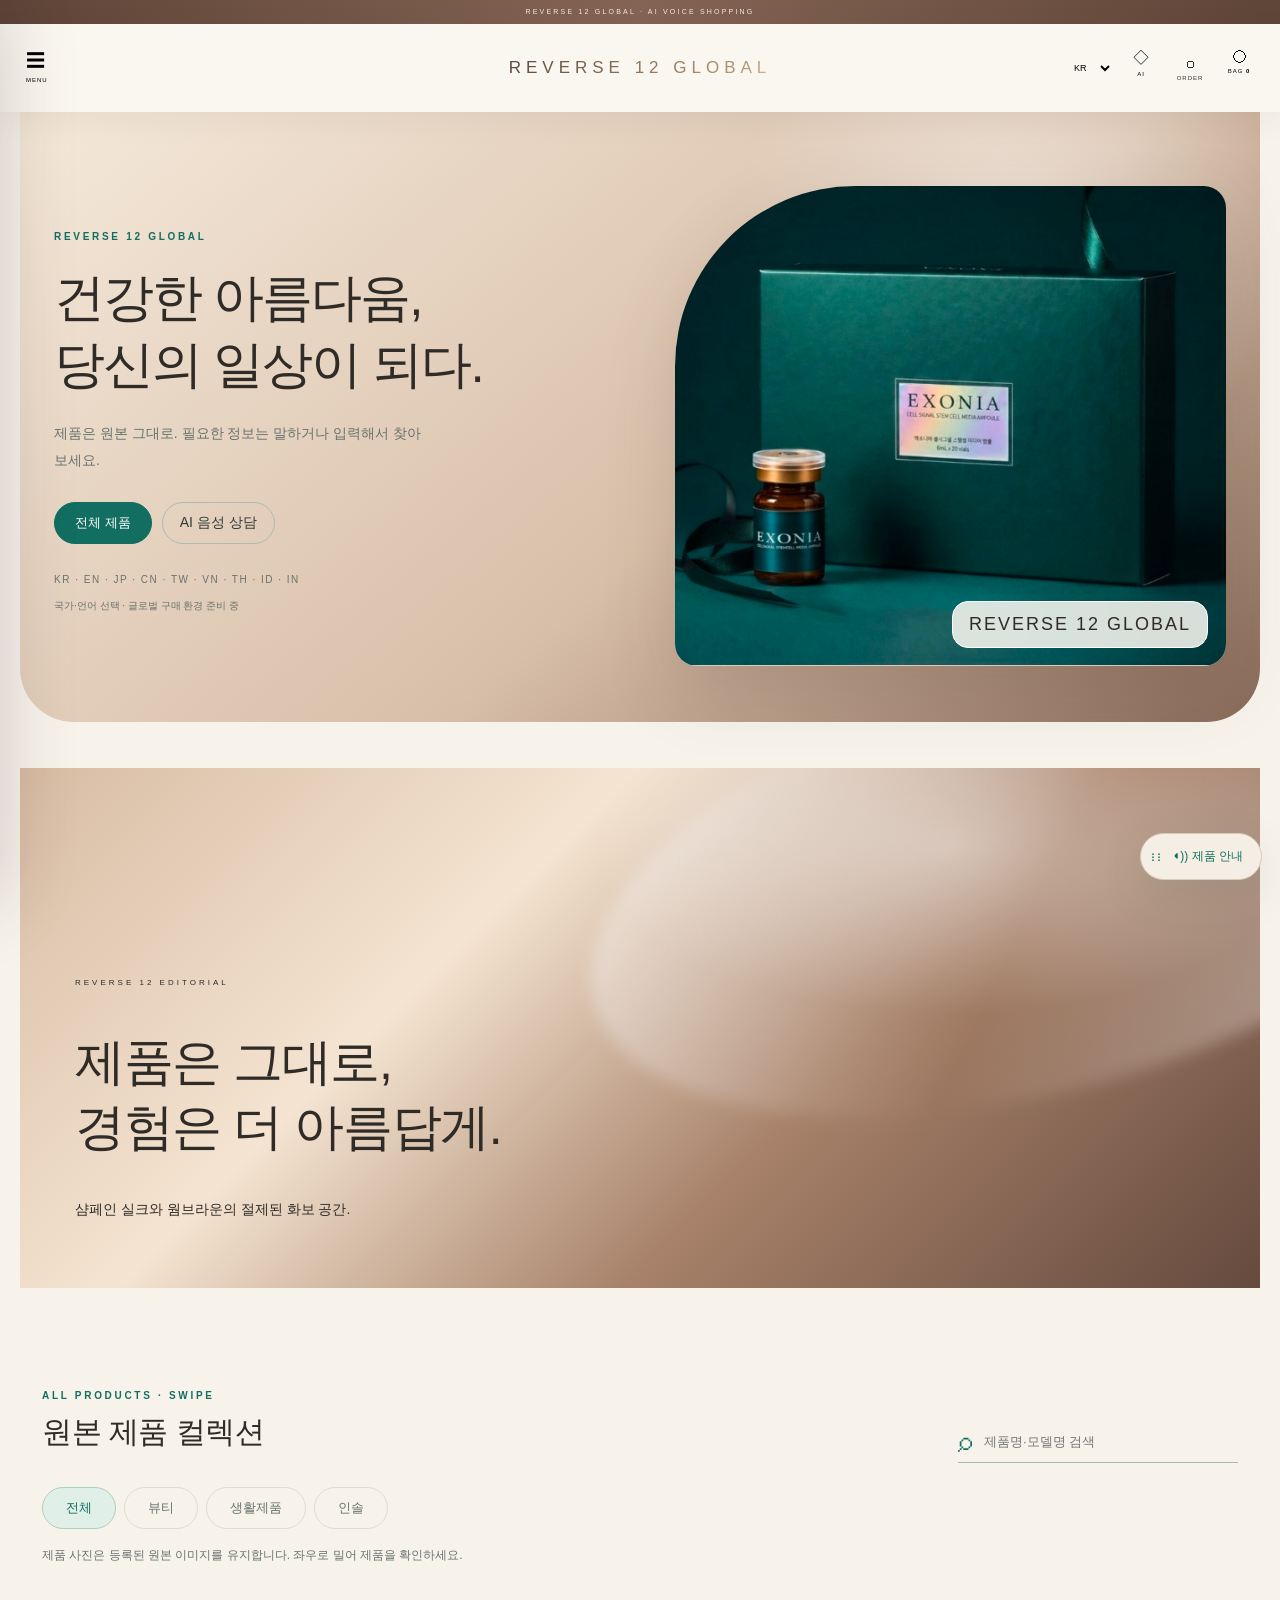
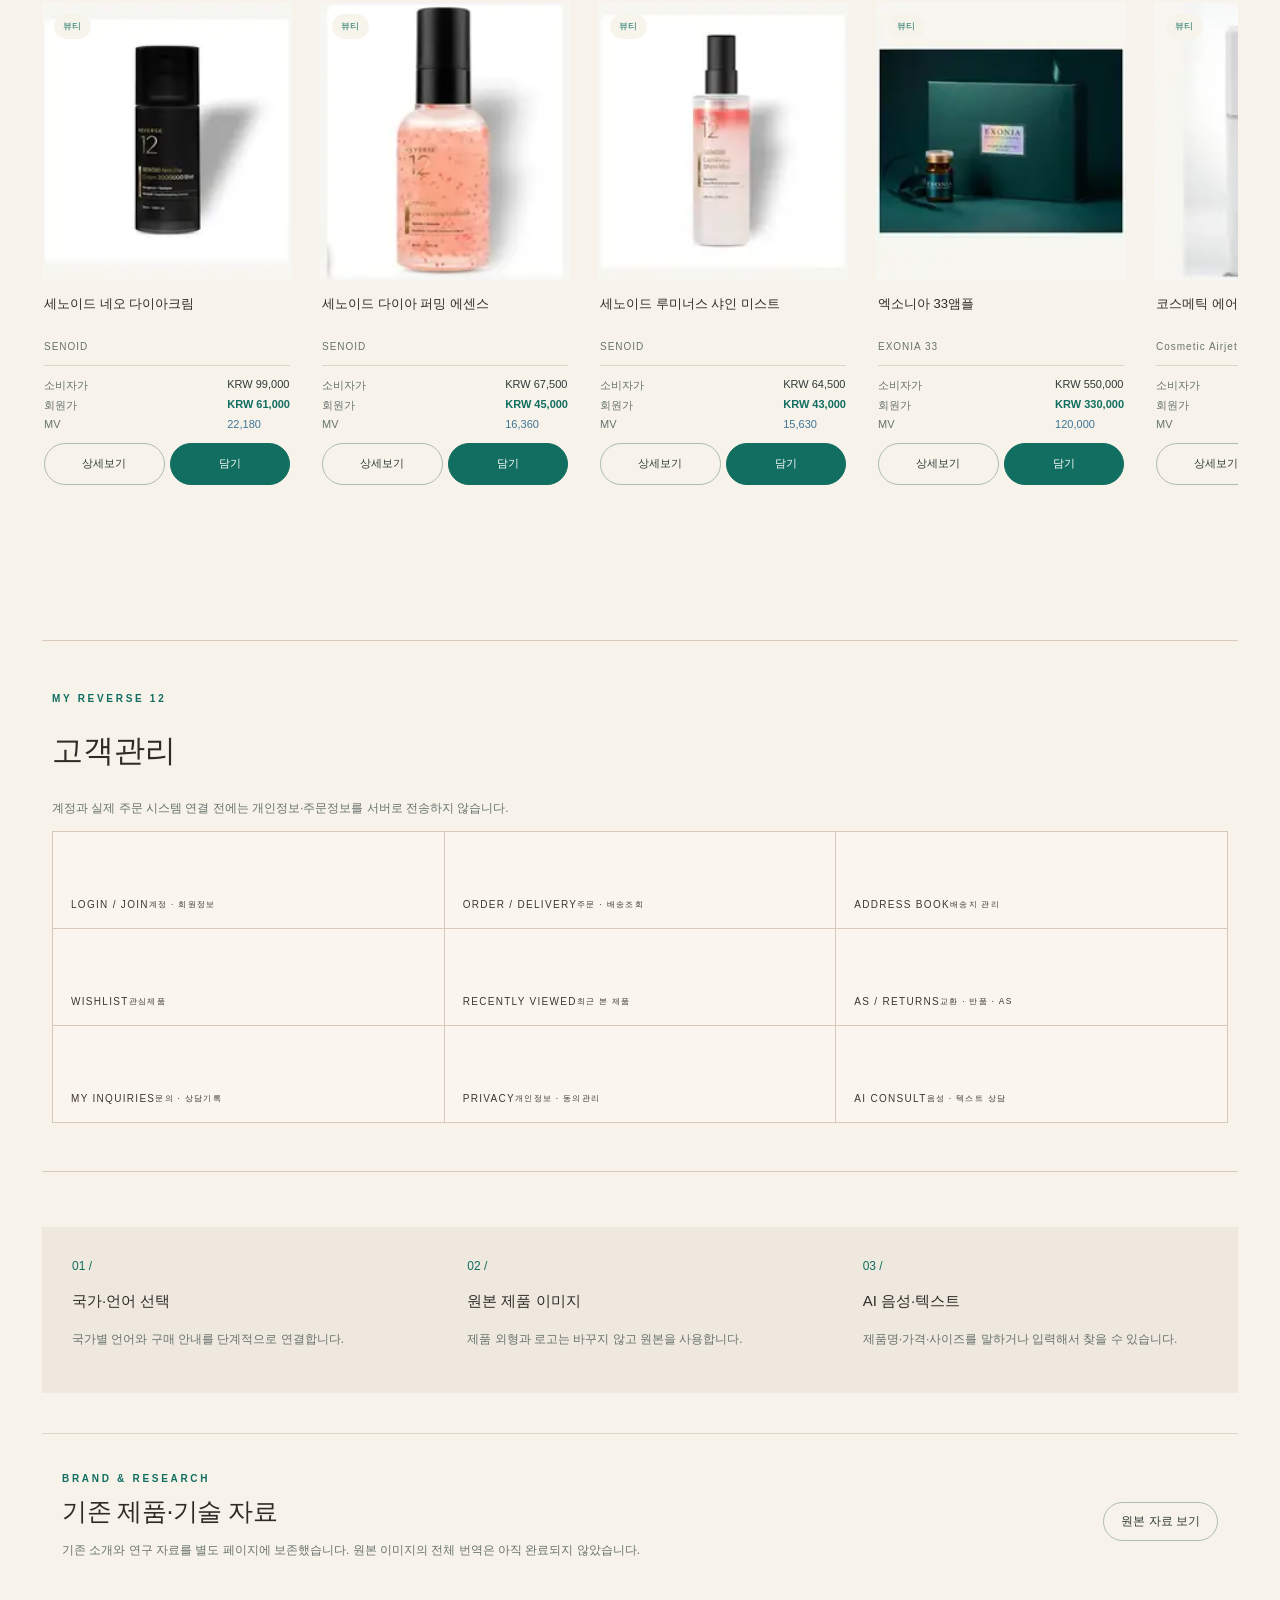
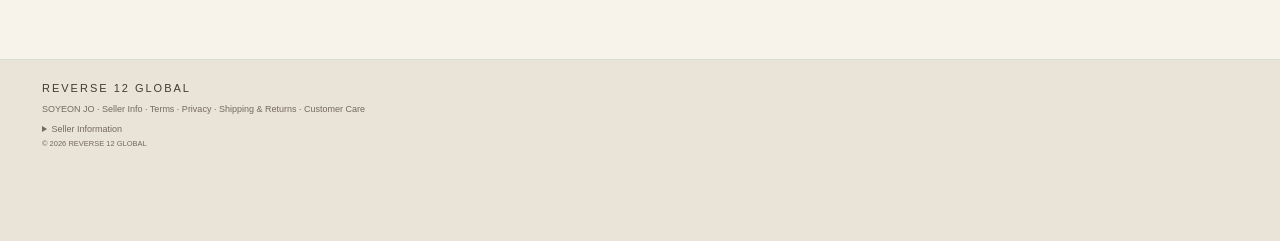
<file: index.html>
<!doctype html>
<html lang="ko"><head><meta charset="utf-8"><meta name="viewport" content="width=device-width,initial-scale=1,viewport-fit=cover"><meta name="theme-color" content="#725748"><meta name="description" content="REVERSE 12 GLOBAL 다국어 제품 컬렉션 · AI 음성 제품 안내"><title>REVERSE 12 GLOBAL</title><link rel="stylesheet" href="store.css?v=20260915-1"><link rel="stylesheet" href="luxury.css?v=20260916-4"><script src="store-i18n.js?v=20260915-1" defer></script><script src="store.js?v=20260915-1" defer></script><script src="zoom.js?v=20260916-1" defer></script></head><body>
<a class="skip" href="#products" data-t="skip">제품으로 이동</a><div class="brown-ribbon">REVERSE 12 GLOBAL · AI VOICE SHOPPING</div><header class="topbar reverse-head"><button class="reverse-menu" id="reverseMenuOpen" type="button" aria-label="목차">☰<small>MENU</small></button><a class="reverse-home" href="#home" aria-label="REVERSE 12 GLOBAL HOME"><span>REVERSE 12 GLOBAL</span></a><div class="reverse-tools"><label><span class="sr" data-t="language">언어</span><select id="language"><option value="ko">KR</option><option value="en">EN</option><option value="ja">JP</option><option value="zh">CN</option><option value="tw">TW</option><option value="id">ID</option><option value="hi">IN</option></select></label><button id="reverseAI" type="button">◇<small>AI</small></button><a href="#customer">▢<small>ORDER</small></a><button id="cartOpen" aria-controls="cartDialog">◯<small>BAG <b id="cartCount">0</b></small></button></div></header><nav id="reverseMenu" class="reverse-drawer" aria-label="목차"><button id="reverseMenuClose" type="button">×</button><a href="#home">HOME</a><a href="#products">PRODUCTS</a><a href="#editorial">REVERSE STORIES</a><a href="#customer">MY REVERSE 12</a><button id="drawerAI" type="button">AI CONSULT</button><a href="#service">CUSTOMER CARE</a><a href="#legal">LEGAL & PRIVACY</a></nav>
<main id="home"><section class="hero"><div class="hero-copy"><span class="eyebrow">REVERSE 12 GLOBAL</span><h1>건강한 아름다움,<br>당신의 일상이 되다.</h1><p>제품은 원본 그대로. 필요한 정보는 말하거나 입력해서 찾아보세요.</p><div class="hero-actions"><a class="primary" href="#products">전체 제품</a><button class="outline" id="heroHelp">AI 음성 상담</button></div><div class="hero-note"><span>KR · EN · JP · CN · TW · VN · TH · ID · IN</span><p>국가·언어 선택 · 글로벌 구매 환경 준비 중</p></div></div><div class="hero-photo"><svg viewBox="46 0 758 571" preserveAspectRatio="xMidYMid slice" role="img" aria-label="EXONIA original product photograph"><image href="assets/exonia-price.jpg" width="1536" height="571"/></svg><div class="glass-label"><span>REVERSE 12 GLOBAL</span><small>ORIGINAL PRODUCT</small></div></div></section><section id="editorial" class="reverse-editorial"><div><span>REVERSE 12 EDITORIAL</span><h2>제품은 그대로,<br>경험은 더 아름답게.</h2><p>샴페인 실크와 웜브라운의 절제된 화보 공간.</p></div></section><section class="collection" id="products"><div class="section-top"><div><span class="eyebrow">ALL PRODUCTS · SWIPE</span><h2>원본 제품 컬렉션</h2></div><label class="search"><span aria-hidden="true">⌕</span><input type="search" id="search" data-placeholder="search" autocomplete="off" aria-label="제품 검색"></label></div><div class="filters" role="group"><button class="active" data-filter="all" data-t="all">전체</button><button data-filter="beauty" data-t="beauty">뷰티</button><button data-filter="device">생활제품</button><button data-filter="insole" data-t="insole">인솔</button></div><p class="micro">제품 사진은 등록된 원본 이미지를 유지합니다. 좌우로 밀어 제품을 확인하세요.</p><div id="productGrid" class="grid" aria-live="polite"></div><p id="empty" hidden data-t="noResults">검색 결과가 없습니다.</p></section>
<section id="customer" class="reverse-customer"><span class="eyebrow">MY REVERSE 12</span><h2>고객관리</h2><p class="micro">계정과 실제 주문 시스템 연결 전에는 개인정보·주문정보를 서버로 전송하지 않습니다.</p><div class="customer-grid"><button data-customer-panel="account">LOGIN / JOIN<small>계정 · 회원정보</small></button><button data-customer-panel="orders">ORDER / DELIVERY<small>주문 · 배송조회</small></button><button data-customer-panel="address">ADDRESS BOOK<small>배송지 관리</small></button><button data-customer-panel="wishlist">WISHLIST<small>관심제품</small></button><button data-customer-panel="recent">RECENTLY VIEWED<small>최근 본 제품</small></button><button data-customer-panel="returns">AS / RETURNS<small>교환 · 반품 · AS</small></button><button data-customer-panel="inquiry">MY INQUIRIES<small>문의 · 상담기록</small></button><button data-customer-panel="privacy">PRIVACY<small>개인정보 · 동의관리</small></button><button id="customerAI" type="button">AI CONSULT<small>음성 · 텍스트 상담</small></button></div><div id="customerPanel" class="customer-panel" hidden><button id="customerPanelClose" type="button" aria-label="닫기">×</button><h3 id="customerPanelTitle"></h3><p id="customerPanelText"></p><div class="customer-actions"><button id="customerAskAI" class="primary" type="button">AI에게 질문</button><a class="outline" href="#products">제품 보기</a></div></div></section>
<section id="service" class="service-strip"><div><span>01 /</span><h3>국가·언어 선택</h3><p>국가별 언어와 구매 안내를 단계적으로 연결합니다.</p></div><div><span>02 /</span><h3>원본 제품 이미지</h3><p>제품 외형과 로고는 바꾸지 않고 원본을 사용합니다.</p></div><div><span>03 /</span><h3>AI 음성·텍스트</h3><p>제품명·가격·사이즈를 말하거나 입력해서 찾을 수 있습니다.</p></div></section><section class="archive"><div><span class="eyebrow">BRAND & RESEARCH</span><h2 data-t="archiveTitle">기존 제품·기술 자료</h2><p data-t="archiveNote">기존 소개와 연구 자료를 별도 페이지에 보존했습니다.</p></div><a href="research.html?lang=ko" id="researchLink" class="outline" data-t="archive">원본 자료 보기</a></section></main>
<footer id="legal" class="reverse-footer"><div>REVERSE 12 GLOBAL</div><p>SOYEON JO · Seller Info · Terms · Privacy · Shipping & Returns · Customer Care</p><details><summary>Seller Information</summary><p>조소연AROMA · 조소연 · 507-28-01260 · 부산광역시 기장군 정관읍 가동1길 7-6, 1층</p><p>통신판매·고객센터·배송 및 반품 정보 확인 중. 실제 결제 연결 전에는 주문 완료로 처리하지 않습니다.</p></details><small>© 2026 REVERSE 12 GLOBAL</small></footer><div id="toast" role="status" aria-live="polite"></div><dialog id="productDialog" class="modal"><button class="close" data-close="productDialog">×</button><div id="productDetail"></div></dialog><dialog id="cartDialog" class="modal cart-modal"><button class="close" data-close="cartDialog">×</button><h2 data-t="cart">장바구니</h2><p class="micro" data-t="localOnly">이 기기에만 저장됩니다. 판매자에게 전송된 주문이 아닙니다.</p><div class="country-row"><label><span data-t="country">배송 국가</span><select id="country"><option value="KR">대한민국 · Korea</option><option value="US">United States</option><option value="JP">日本</option><option value="CN">中国</option><option value="TW">台灣</option><option value="ID">Indonesia</option><option value="IN">भारत · India</option><option value="OTHER">Other</option></select></label></div><div id="cartLines"></div><div class="total"><span data-t="subtotal">상품 금액</span><strong id="cartTotal"></strong></div><button class="primary wide" id="draftSave" data-t="saveDraft">주문 초안 저장</button><button class="outline wide" disabled data-t="paymentPending">실제 결제 연결 준비 중</button></dialog><div id="assistantDock" class="assistant-dock"><button id="dragHandle" class="drag-handle">⋮⋮</button><button id="assistantOpen" aria-controls="assistantDialog">◖)) <span data-t="help">AI 상담</span></button></div><dialog id="assistantDialog" class="modal assistant-modal"><button class="close" data-close="assistantDialog">×</button><h2 data-t="helperTitle">AI 제품 도우미</h2><p class="micro">말하거나 입력하세요.</p><div id="messages" class="messages" role="log" aria-live="polite"></div><form id="chatForm"><input id="question" maxlength="500" autocomplete="off" data-placeholder="question"><button class="primary" data-t="send">보내기</button></form><div class="voice-tools"><button id="mic" class="outline" data-t="mic">마이크 연결</button><button id="speakLast" class="outline" data-t="read">답변 듣기</button><button id="stopVoice" class="outline" data-t="stop">음성 중지</button></div><label class="repeat"><input type="checkbox" id="continuous"><span data-t="continuous">연속 음성대화</span></label><p class="micro" id="voiceStatus" role="status" data-t="voiceNotice">마이크 사용은 허용 후 시작됩니다.</p></dialog>
<script>document.addEventListener('DOMContentLoaded',()=>{const d=document.getElementById('reverseMenu');const close=()=>d.classList.remove('open');document.getElementById('reverseMenuOpen')?.addEventListener('click',()=>d.classList.add('open'));document.getElementById('reverseMenuClose')?.addEventListener('click',close);d?.querySelectorAll('a').forEach(a=>a.addEventListener('click',close));const ai=()=>document.getElementById('assistantOpen')?.click();['reverseAI','drawerAI','customerAI','customerAskAI'].forEach(id=>document.getElementById(id)?.addEventListener('click',ai));const info={account:['LOGIN / JOIN','이메일 또는 휴대폰 인증, 회원정보와 비밀번호 관리 영역입니다. 실제 인증 서비스 연결 후 활성화합니다.'],orders:['ORDER / DELIVERY','주문내역, 주문상태와 배송조회 영역입니다. 실제 주문 데이터 연결 후 표시합니다.'],address:['ADDRESS BOOK','기본 배송지와 추가 배송지를 관리하는 영역입니다.'],wishlist:['WISHLIST','관심 제품을 저장하고 다시 확인하는 영역입니다.'],recent:['RECENTLY VIEWED','최근 확인한 제품을 빠르게 다시 찾는 영역입니다.'],returns:['AS / RETURNS','교환·반품·AS 신청과 진행상태를 확인하는 영역입니다.'],inquiry:['MY INQUIRIES','AI 및 고객문의 상담기록을 확인하는 영역입니다.'],privacy:['PRIVACY','개인정보, 필수 약관 및 선택 마케팅 동의를 관리하는 영역입니다.']};const p=document.getElementById('customerPanel');document.querySelectorAll('[data-customer-panel]').forEach(b=>b.addEventListener('click',()=>{const x=info[b.dataset.customerPanel];document.getElementById('customerPanelTitle').textContent=x[0];document.getElementById('customerPanelText').textContent=x[1];p.hidden=false;p.scrollIntoView({behavior:'smooth',block:'center'});}));document.getElementById('customerPanelClose')?.addEventListener('click',()=>p.hidden=true);});</script></body></html>
</file>
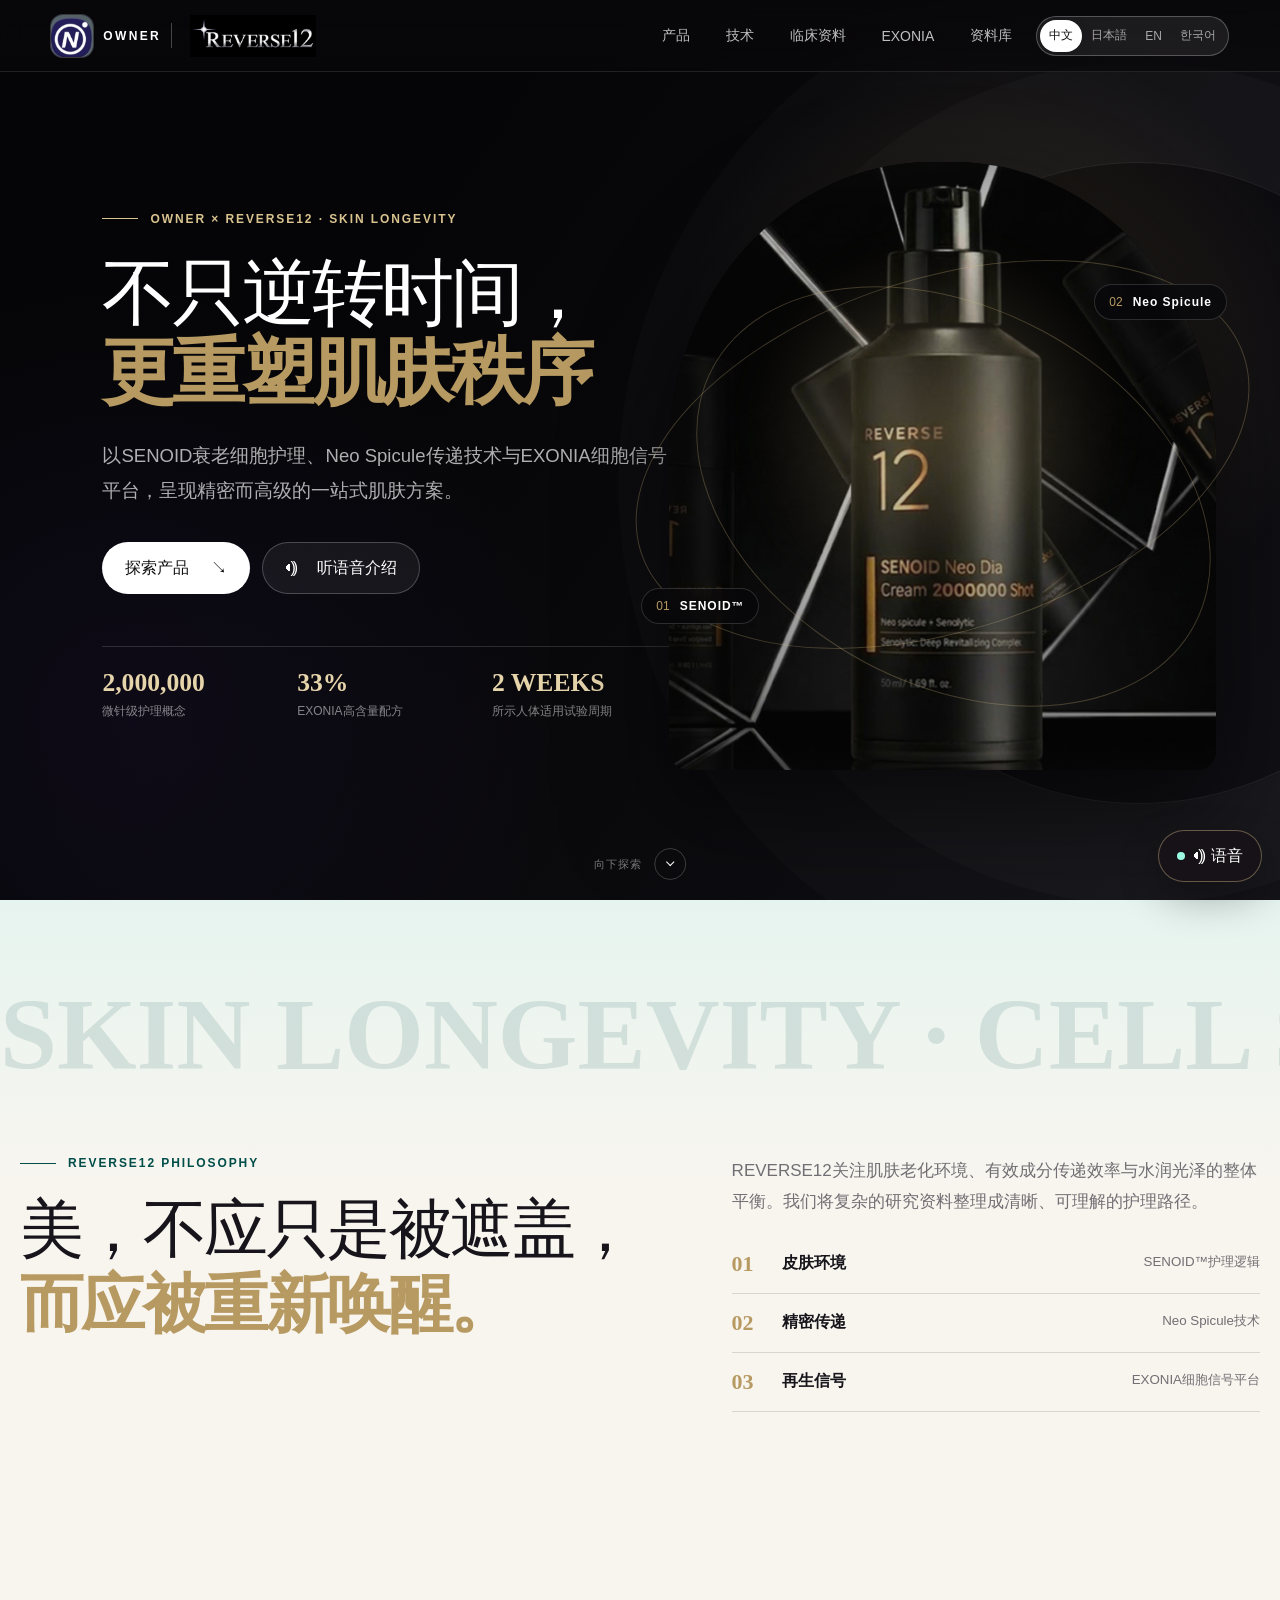
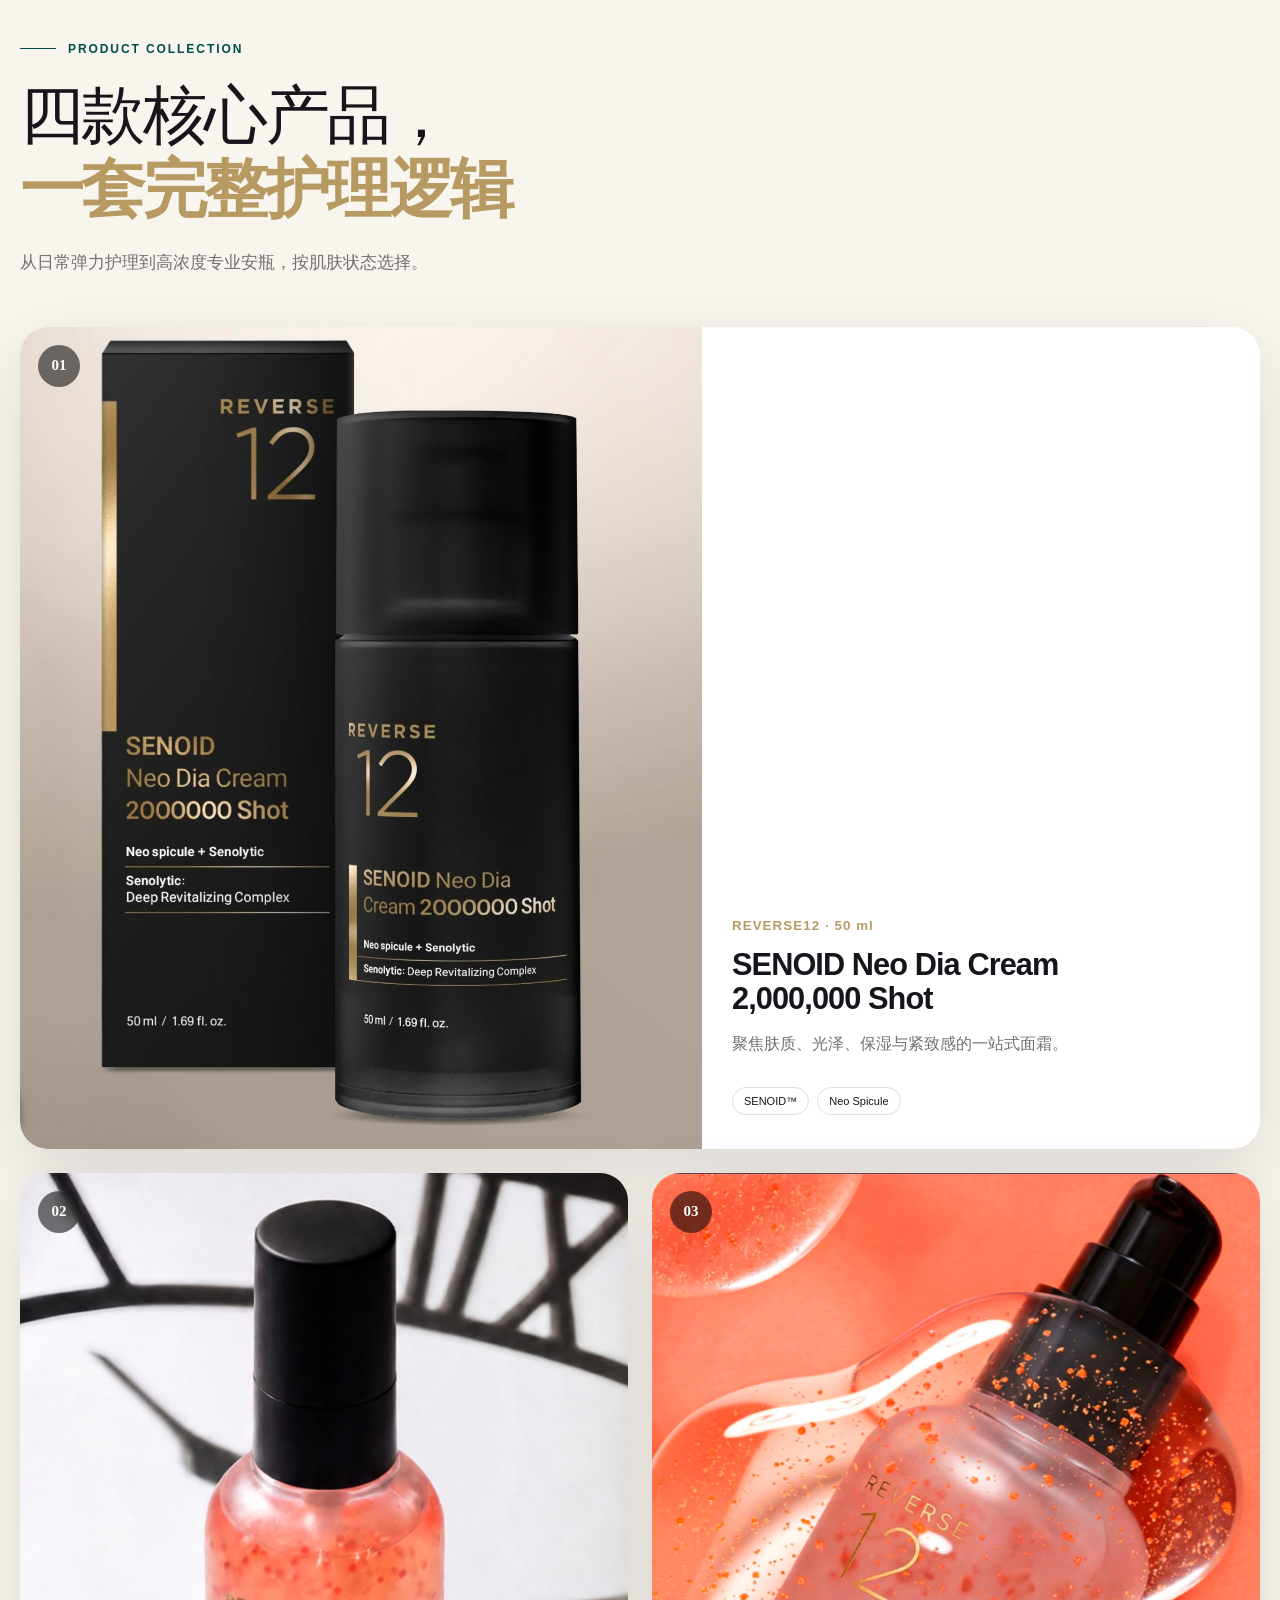
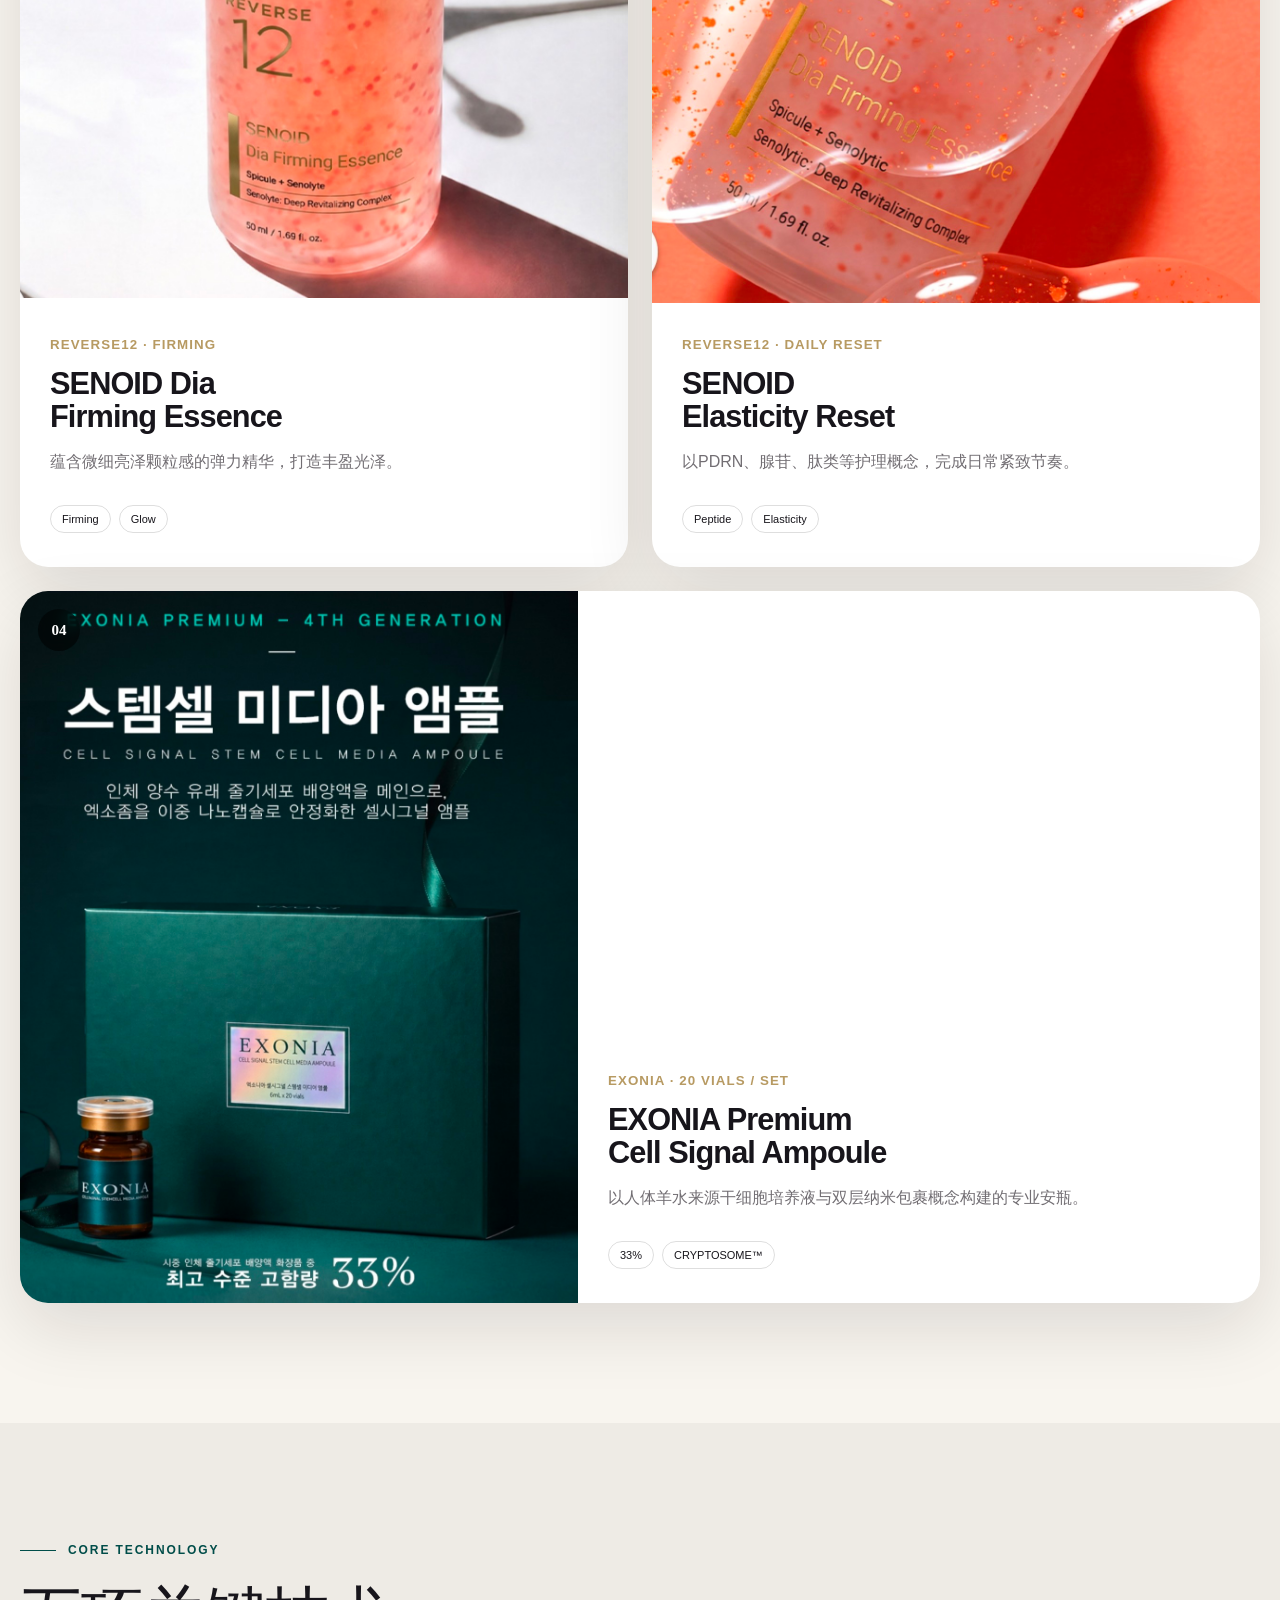
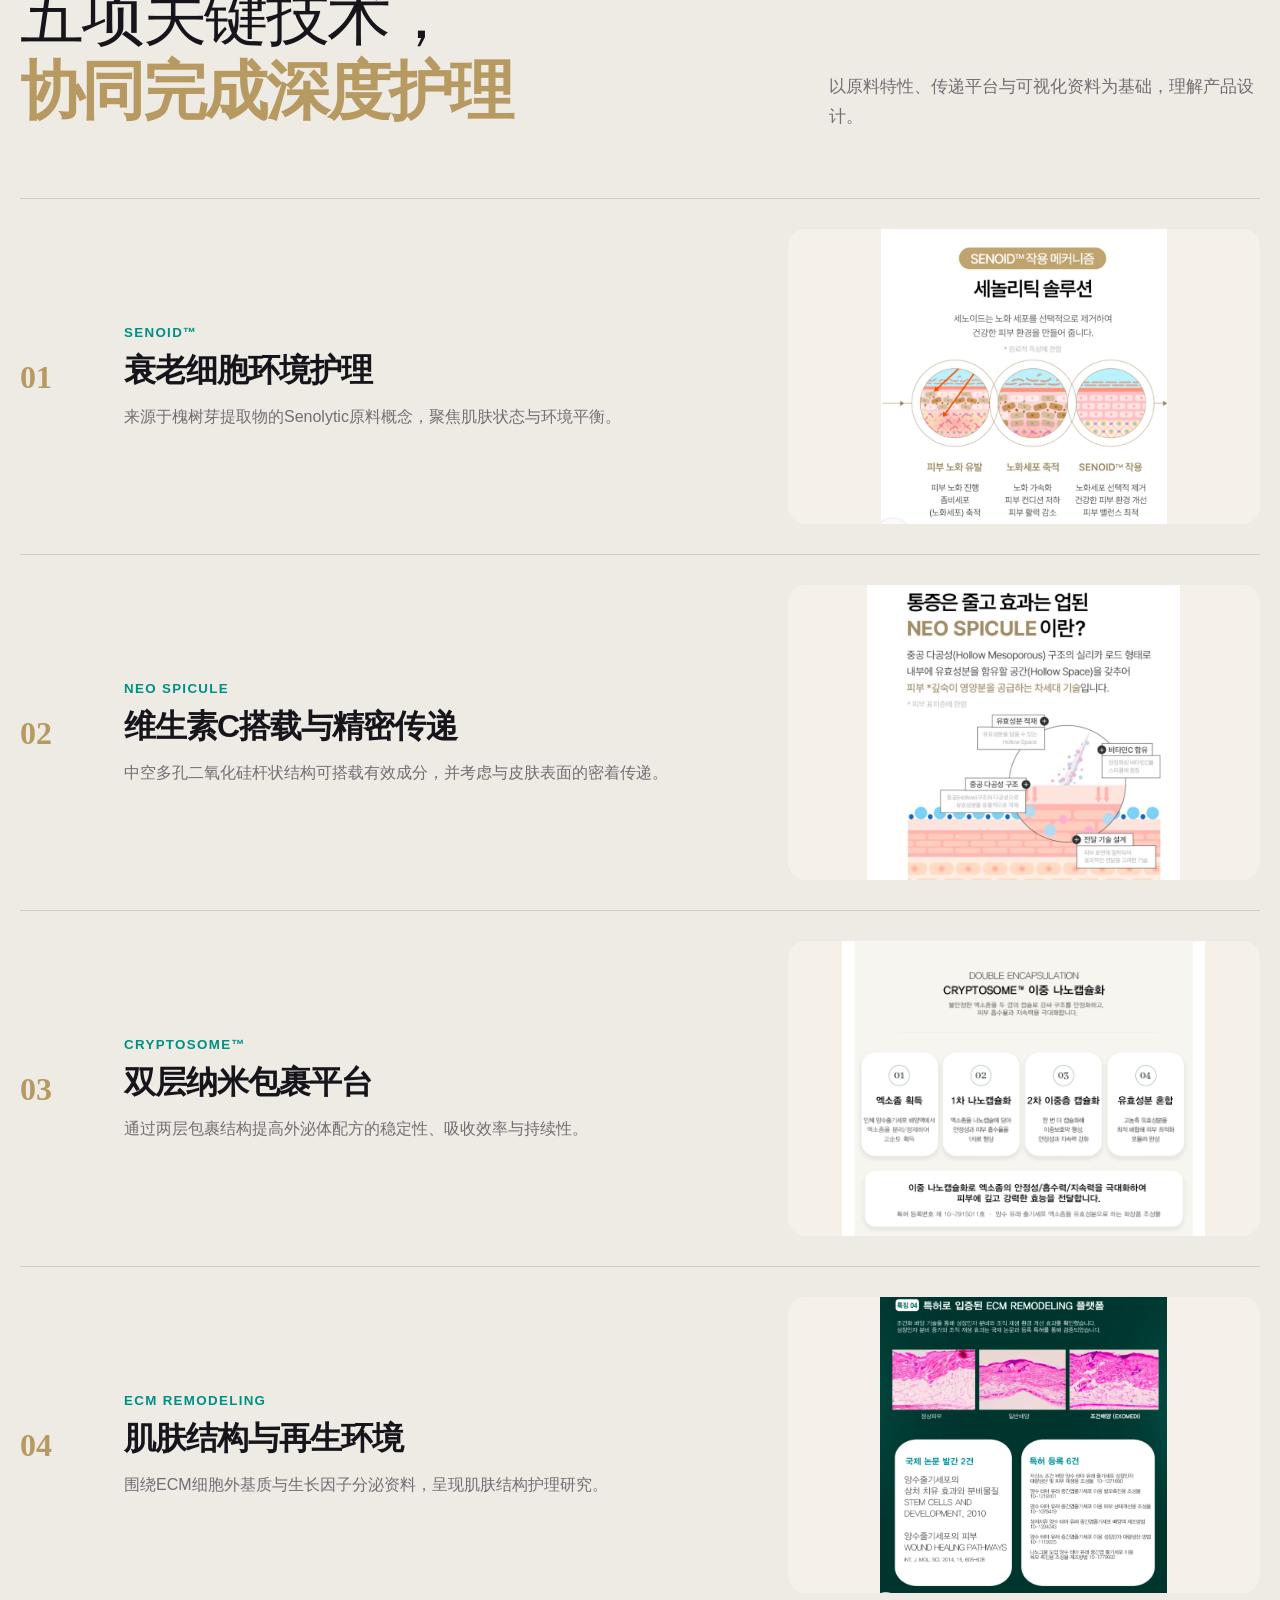
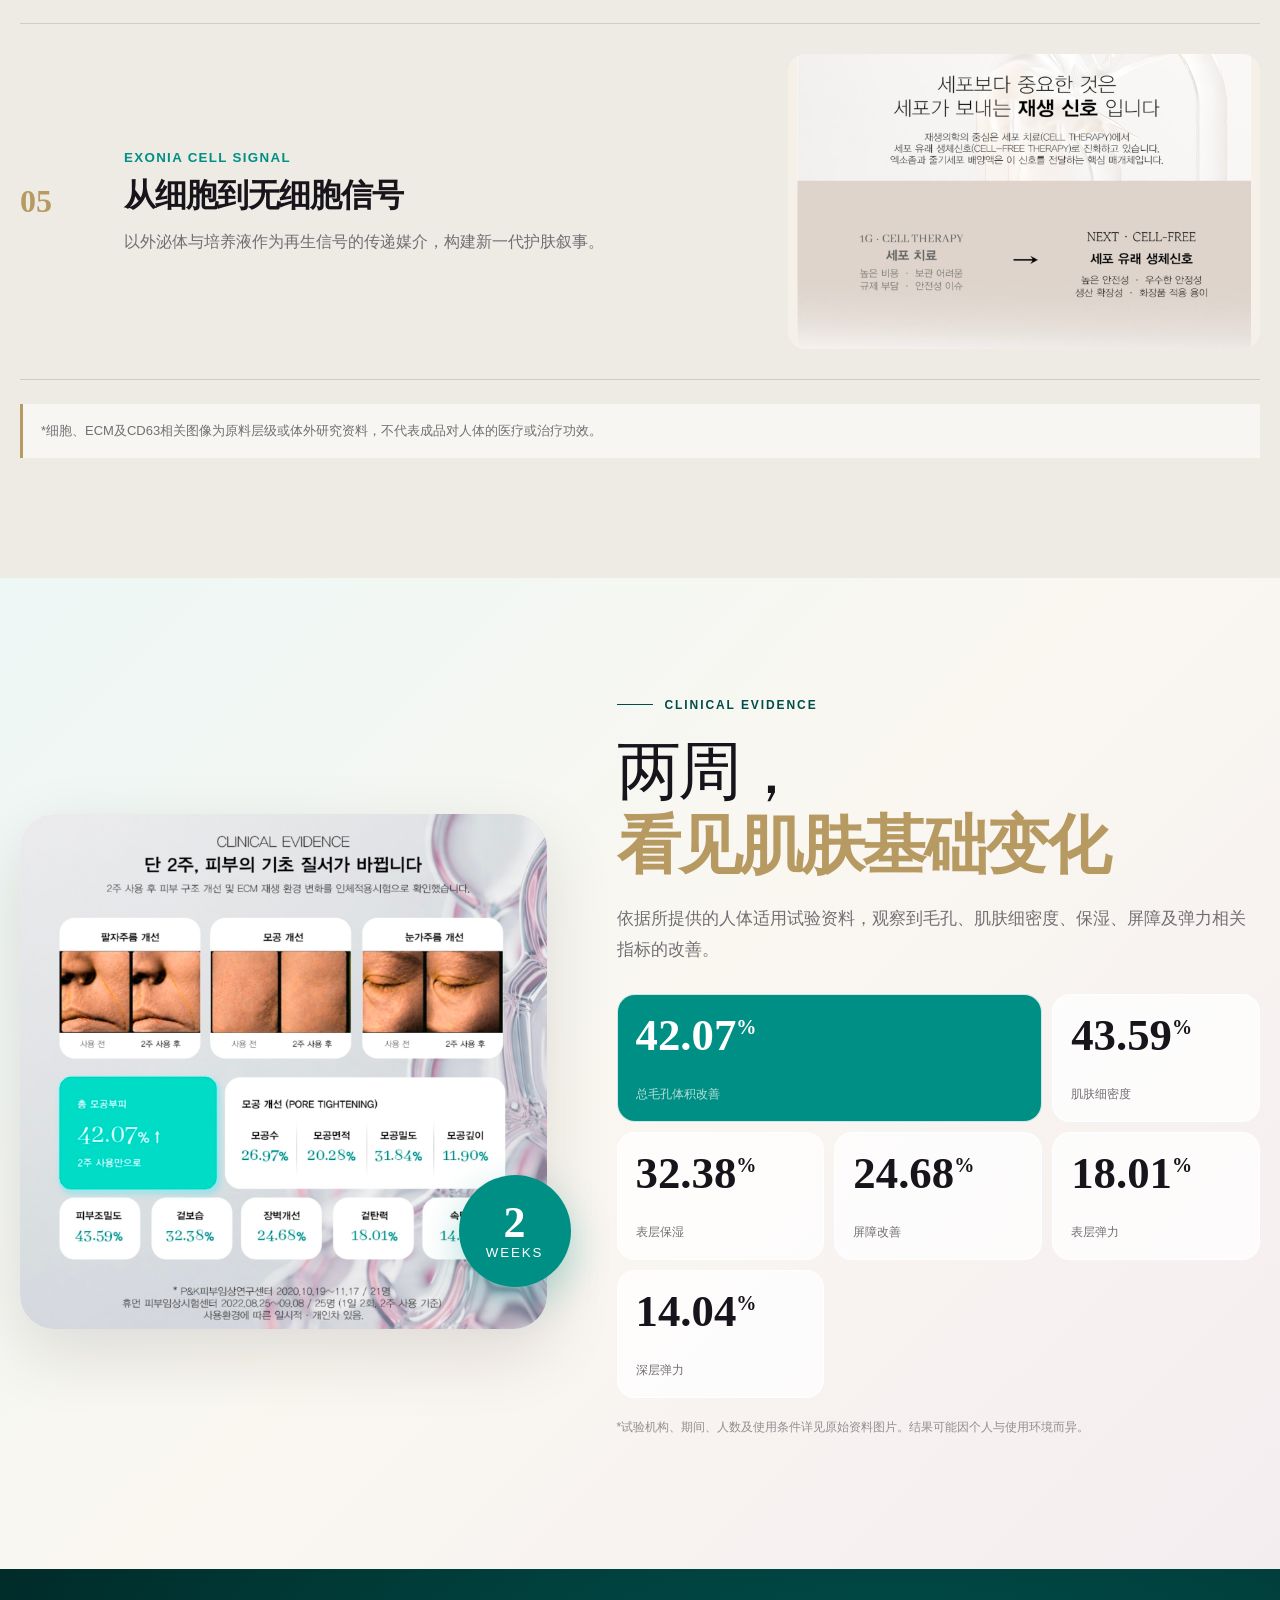
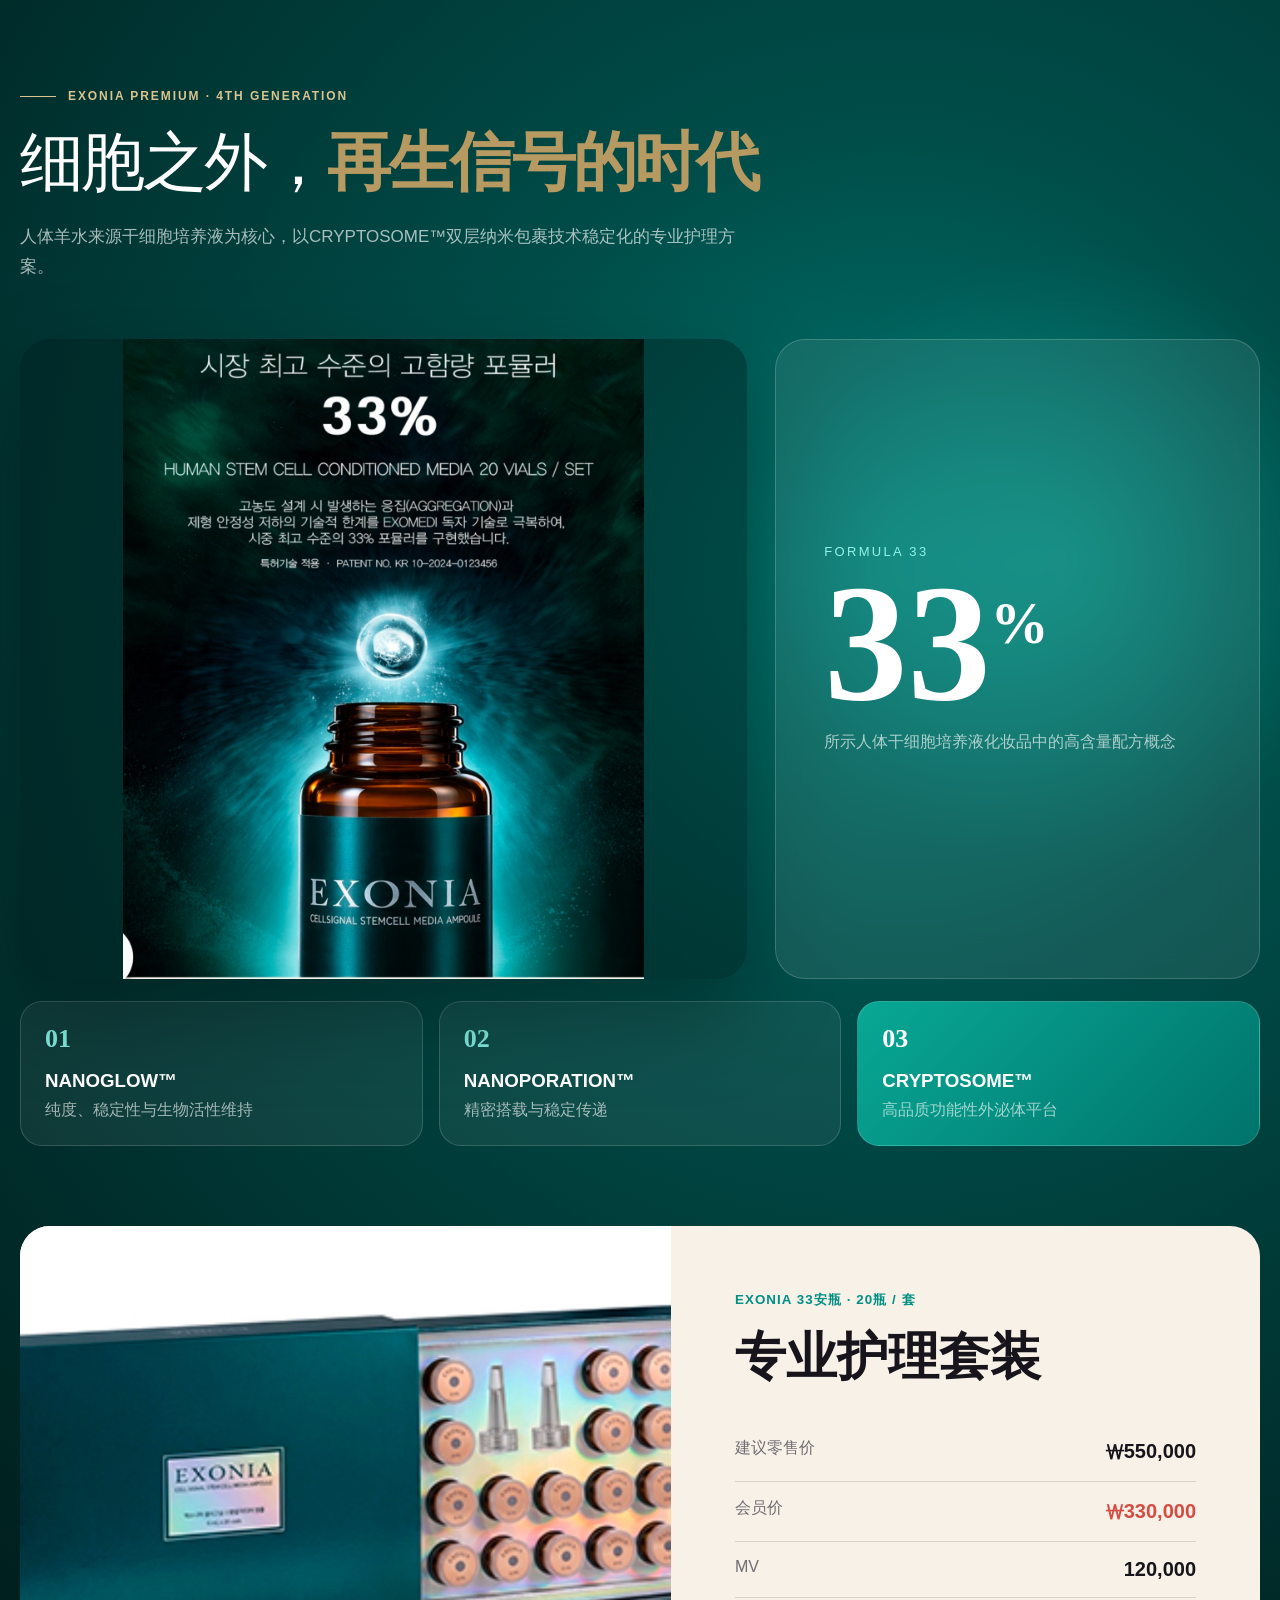
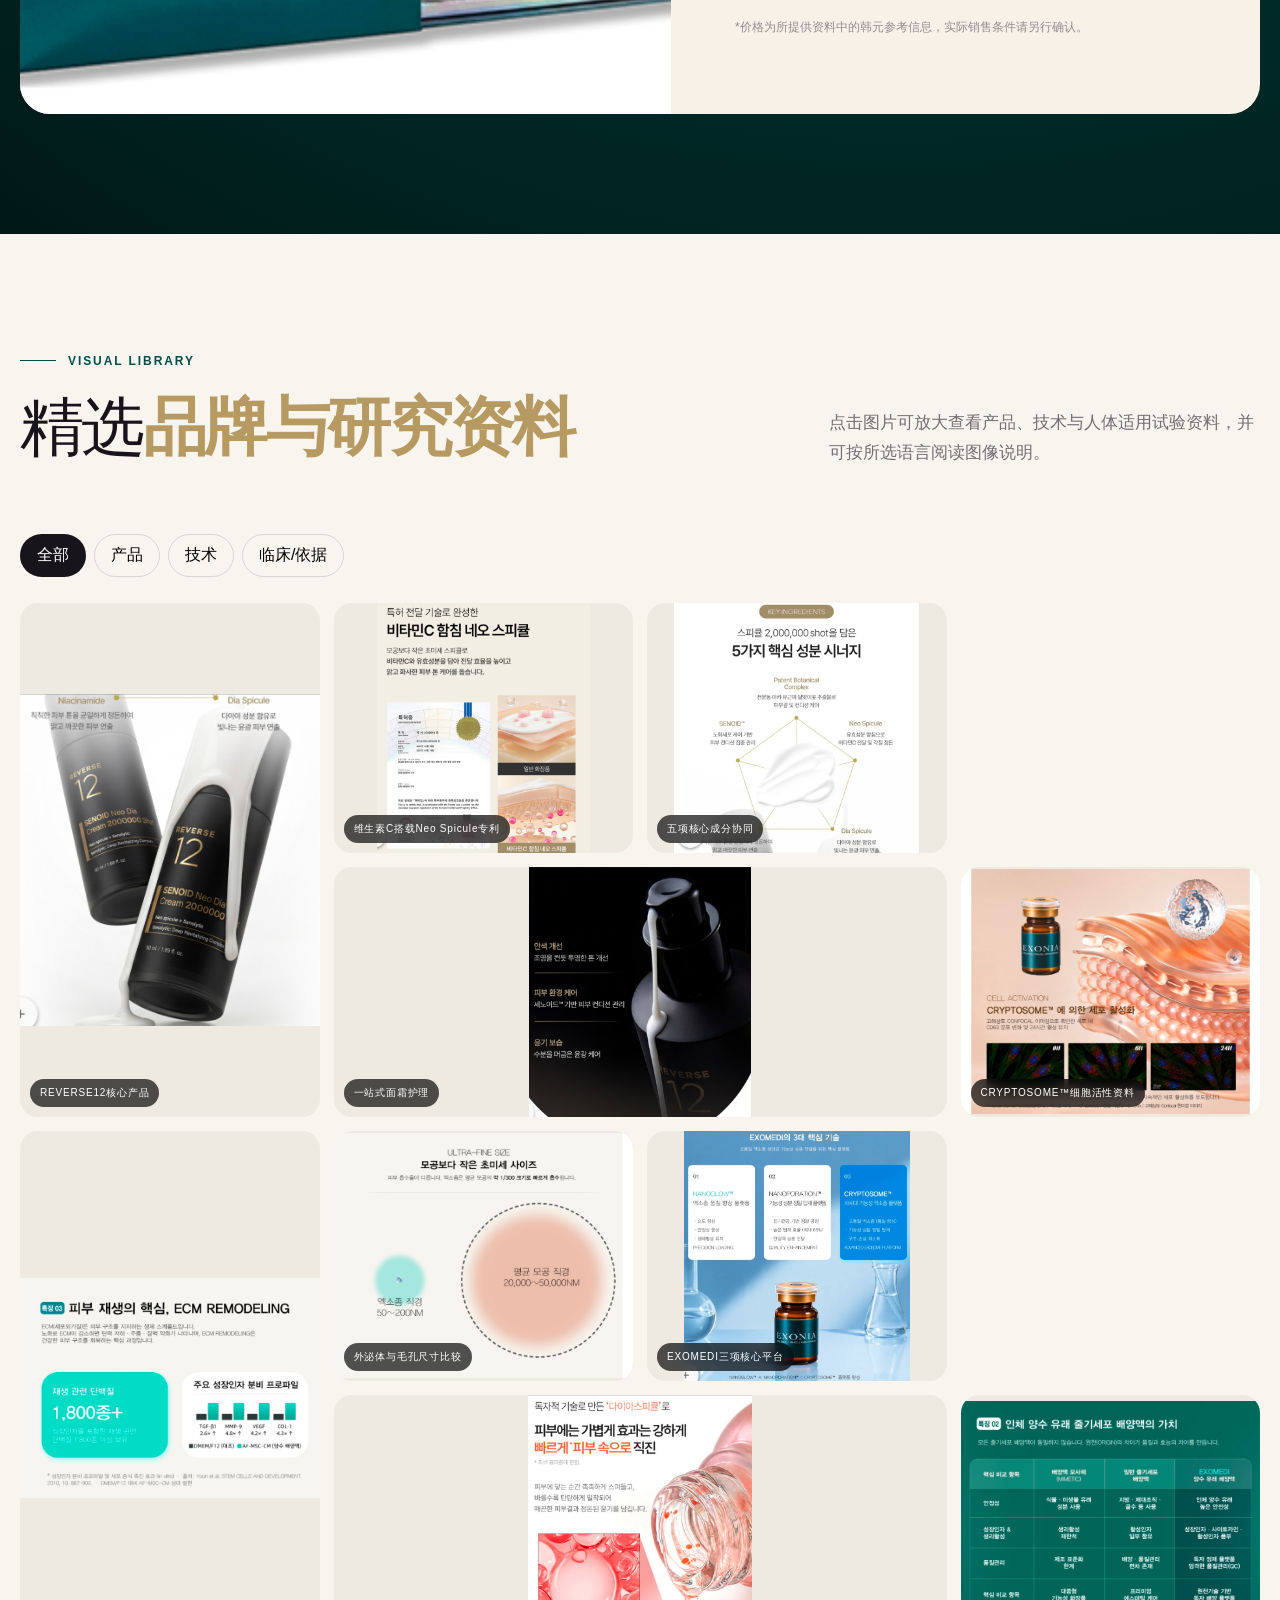
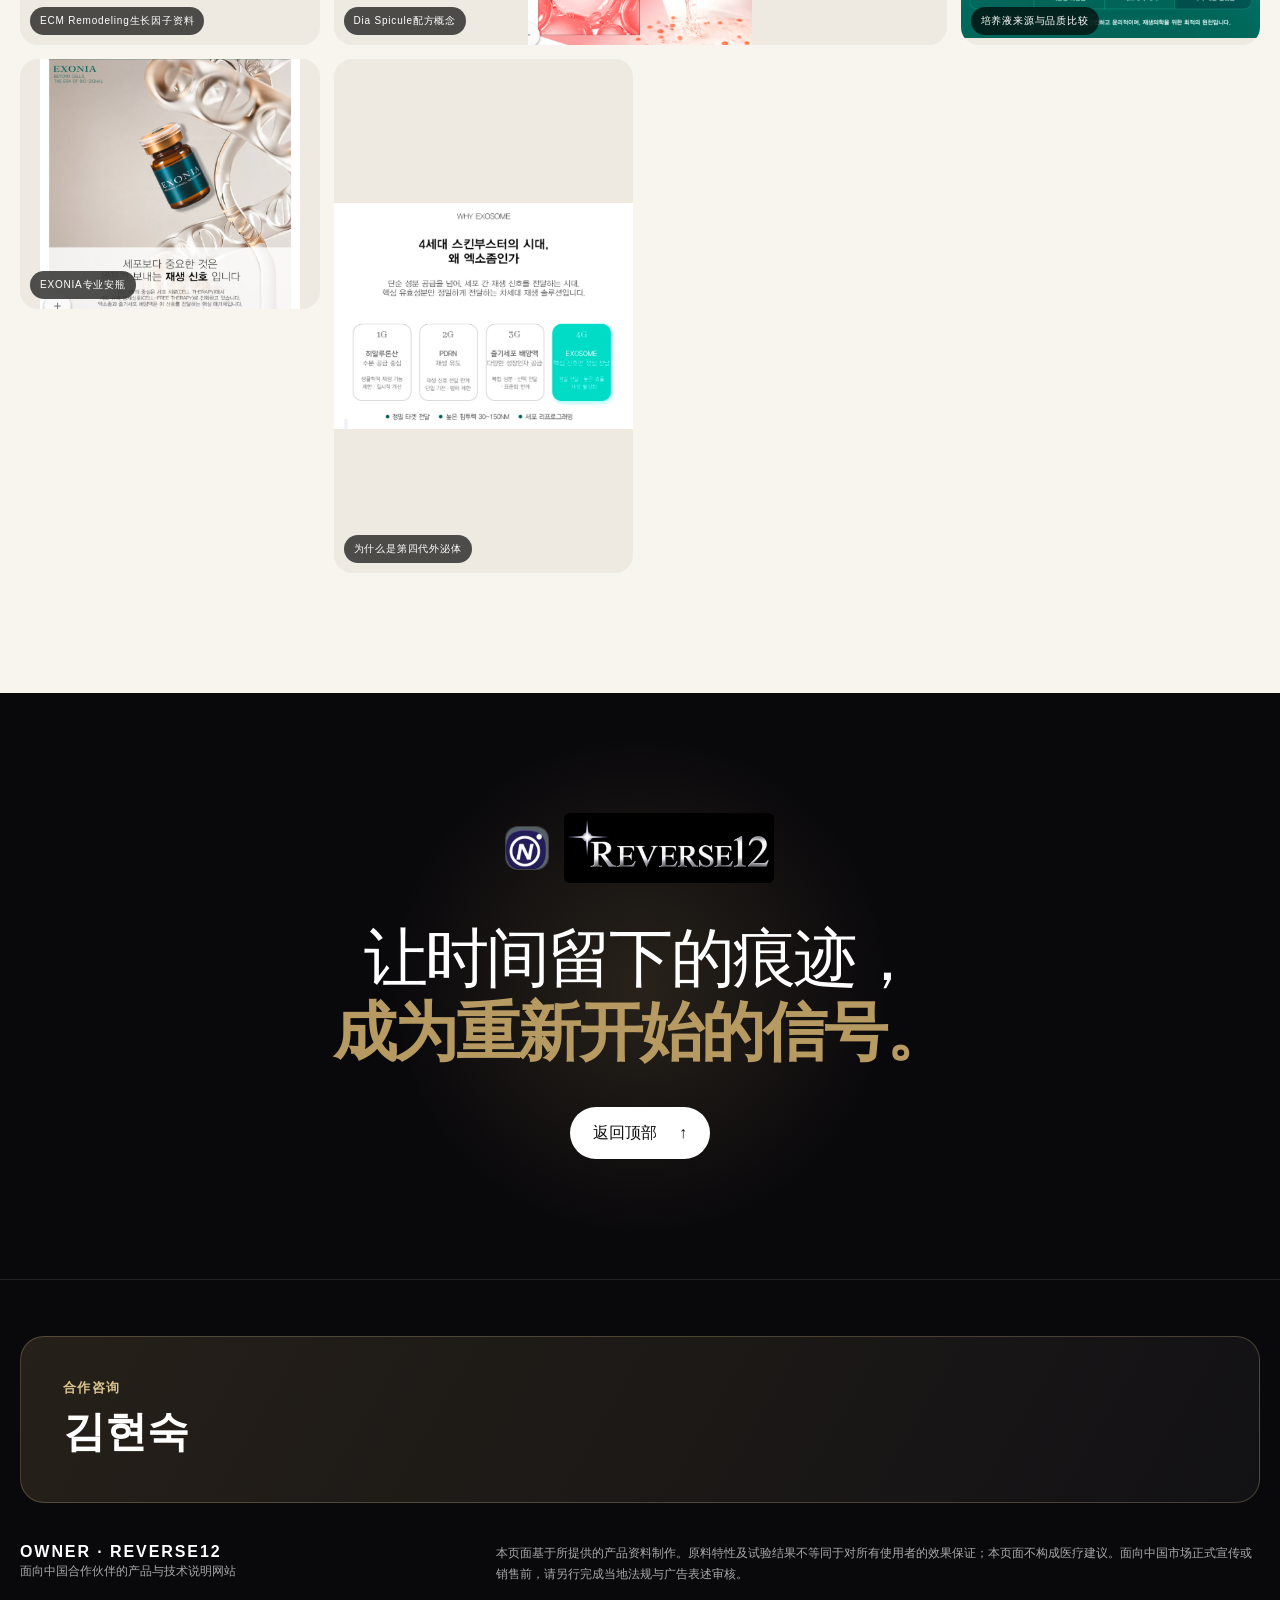
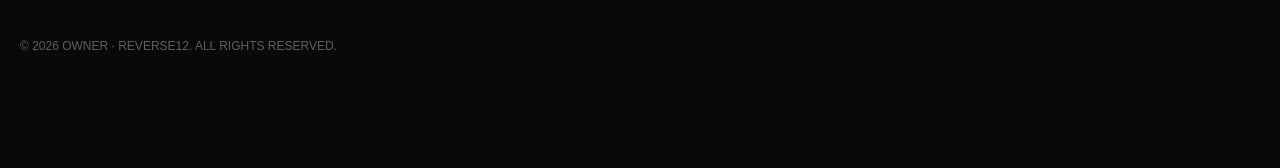
<file: research.html>
<!doctype html>
<html lang="zh-CN">
<head>
  <meta charset="utf-8">
  <meta name="viewport" content="width=device-width, initial-scale=1, viewport-fit=cover">
  <meta name="theme-color" content="#0b0a0d">
  <meta name="description" content="OWNER · REVERSE12 四语产品、核心技术与临床资料指南">
  <meta property="og:title" content="OWNER · REVERSE12 中国产品指南">
  <meta property="og:description" content="产品、核心技术、临床资料与语音导览">
  <title>OWNER · REVERSE12 | 中国产品指南</title>
  <link rel="icon" href="assets/owner-logo.jpg">
  <link rel="stylesheet" href="styles.css">
</head>
<body>
  <a class="skip-link" href="#main">跳至主要内容</a>

  <header class="site-header" id="top">
    <a class="brand-lockup" href="#top" aria-label="OWNER REVERSE12 home">
      <span class="owner-mark" aria-hidden="true"><img src="assets/owner-logo.jpg" alt=""></span>
      <span class="owner-word">OWNER</span>
      <span class="brand-divider" aria-hidden="true"></span>
      <img class="reverse-logo" src="assets/reverse12-logo.png" alt="REVERSE12">
    </a>
    <nav class="desktop-nav" aria-label="主导航">
      <a href="#products" data-zh="产品" data-ko="제품">产品</a>
      <a href="#technology" data-zh="技术" data-ko="기술">技术</a>
      <a href="#clinical" data-zh="临床资料" data-ko="임상 자료">临床资料</a>
      <a href="#exonia" data-zh="EXONIA" data-ko="EXONIA">EXONIA</a>
      <a href="#gallery" data-zh="资料库" data-ko="자료실">资料库</a>
    </nav>
    <div class="header-actions">
      <div class="lang-switch" id="langSwitch" role="group" aria-label="Language">
        <button type="button" data-lang="zh" aria-pressed="true">中文</button>
        <button type="button" data-lang="ja" aria-pressed="false">日本語</button>
        <button type="button" data-lang="en" aria-pressed="false">EN</button>
        <button type="button" data-lang="ko" aria-pressed="false">한국어</button>
      </div>
      <button class="menu-toggle" id="menuToggle" type="button" aria-label="打开菜单" aria-expanded="false">
        <span></span><span></span>
      </button>
    </div>
  </header>

  <div class="mobile-menu" id="mobileMenu" hidden>
    <a href="#products" data-zh="产品" data-ko="제품">产品</a>
    <a href="#technology" data-zh="核心技术" data-ko="핵심 기술">核心技术</a>
    <a href="#clinical" data-zh="临床资料" data-ko="임상 자료">临床资料</a>
    <a href="#exonia" data-zh="EXONIA 33安瓶" data-ko="EXONIA 33앰플">EXONIA 33安瓶</a>
    <a href="#gallery" data-zh="资料库" data-ko="자료실">资料库</a>
  </div>

  <main id="main">
    <section class="hero section dark-section" data-section="home">
      <div class="hero-backdrop" aria-hidden="true"></div>
      <div class="hero-content reveal">
        <div class="eyebrow light" data-zh="OWNER × REVERSE12 · SKIN LONGEVITY" data-ko="OWNER × REVERSE12 · SKIN LONGEVITY">OWNER × REVERSE12 · SKIN LONGEVITY</div>
        <h1 data-voice data-zh="不只逆转时间，<em>更重塑肌肤秩序</em>" data-ko="시간을 되돌리는 것을 넘어,<em>피부의 질서를 다시 세우다</em>">不只逆转时间，<em>更重塑肌肤秩序</em></h1>
        <p class="hero-copy" data-voice data-zh="以SENOID衰老细胞护理、Neo Spicule传递技术与EXONIA细胞信号平台，呈现精密而高级的一站式肌肤方案。" data-ko="SENOID 노화세포 케어, Neo Spicule 전달 기술, EXONIA 세포 신호 플랫폼으로 완성하는 정교한 올인원 스킨 솔루션입니다.">以SENOID衰老细胞护理、Neo Spicule传递技术与EXONIA细胞信号平台，呈现精密而高级的一站式肌肤方案。</p>
        <div class="hero-cta-row">
          <a class="primary-btn" href="#products"><span data-zh="探索产品" data-ko="제품 살펴보기">探索产品</span><span aria-hidden="true">↘</span></a>
          <button class="ghost-btn hero-voice" type="button" data-speak-section="home"><span class="sound-icon">◖))</span><span data-zh="听语音介绍" data-ko="음성 소개 듣기">听语音介绍</span></button>
        </div>
        <div class="hero-proof">
          <div><strong>2,000,000</strong><span data-zh="微针级护理概念" data-ko="스피큘 케어 콘셉트">微针级护理概念</span></div>
          <div><strong>33%</strong><span data-zh="EXONIA高含量配方" data-ko="EXONIA 고함량 포뮬러">EXONIA高含量配方</span></div>
          <div><strong>2 WEEKS</strong><span data-zh="所示人体适用试验周期" data-ko="제시된 인체적용시험 기간">所示人体适用试验周期</span></div>
        </div>
      </div>
      <div class="hero-product reveal">
        <div class="hero-image-frame"><img src="assets/hero-cream.jpg" alt="REVERSE12 SENOID Neo Dia Cream" fetchpriority="high"></div>
        <span class="orbit orbit-one" aria-hidden="true"></span>
        <span class="orbit orbit-two" aria-hidden="true"></span>
        <div class="floating-label label-one"><span>01</span><b>SENOID™</b></div>
        <div class="floating-label label-two"><span>02</span><b>Neo Spicule</b></div>
      </div>
      <a class="scroll-cue" href="#products"><span data-zh="向下探索" data-ko="아래로 탐색">向下探索</span><i></i></a>
    </section>

    <section class="intro-band section" data-section="intro">
      <div class="marquee" aria-hidden="true"><span>SKIN LONGEVITY · CELL SIGNAL · NEO SPICULE · SENOID · </span><span>SKIN LONGEVITY · CELL SIGNAL · NEO SPICULE · SENOID · </span></div>
      <div class="section-inner intro-grid reveal">
        <div>
          <div class="eyebrow" data-zh="REVERSE12 PHILOSOPHY" data-ko="REVERSE12 PHILOSOPHY">REVERSE12 PHILOSOPHY</div>
          <h2 data-voice data-zh="美，不应只是被遮盖，<br><em>而应被重新唤醒。</em>" data-ko="아름다움은 가리는 것이 아니라,<br><em>다시 깨어나야 합니다.</em>">美，不应只是被遮盖，<br><em>而应被重新唤醒。</em></h2>
        </div>
        <div class="intro-copy">
          <p data-zh="REVERSE12关注肌肤老化环境、有效成分传递效率与水润光泽的整体平衡。我们将复杂的研究资料整理成清晰、可理解的护理路径。" data-ko="REVERSE12는 피부 노화 환경, 유효성분 전달 효율, 수분과 윤광의 균형을 함께 봅니다. 복잡한 연구 자료를 명확하고 이해하기 쉬운 관리 흐름으로 정리했습니다.">REVERSE12关注肌肤老化环境、有效成分传递效率与水润光泽的整体平衡。我们将复杂的研究资料整理成清晰、可理解的护理路径。</p>
          <div class="mini-stat"><span>01</span><p><b data-zh="皮肤环境" data-ko="피부 환경">皮肤环境</b><small data-zh="SENOID™护理逻辑" data-ko="SENOID™ 케어 로직">SENOID™护理逻辑</small></p></div>
          <div class="mini-stat"><span>02</span><p><b data-zh="精密传递" data-ko="정밀 전달">精密传递</b><small data-zh="Neo Spicule技术" data-ko="Neo Spicule 기술">Neo Spicule技术</small></p></div>
          <div class="mini-stat"><span>03</span><p><b data-zh="再生信号" data-ko="재생 신호">再生信号</b><small data-zh="EXONIA细胞信号平台" data-ko="EXONIA 세포 신호 플랫폼">EXONIA细胞信号平台</small></p></div>
        </div>
      </div>
    </section>

    <section class="products section" id="products" data-section="products">
      <div class="section-inner">
        <div class="section-heading reveal">
          <div class="eyebrow" data-zh="PRODUCT COLLECTION" data-ko="PRODUCT COLLECTION">PRODUCT COLLECTION</div>
          <h2 data-voice data-zh="四款核心产品，<em>一套完整护理逻辑</em>" data-ko="4가지 핵심 제품,<em>하나의 완성된 케어 로직</em>">四款核心产品，<em>一套完整护理逻辑</em></h2>
          <p data-zh="从日常弹力护理到高浓度专业安瓶，按肌肤状态选择。" data-ko="데일리 탄력 케어부터 고농축 프로페셔널 앰플까지 피부 상태에 맞춰 선택하세요.">从日常弹力护理到高浓度专业安瓶，按肌肤状态选择。</p>
        </div>
        <div class="product-grid">
          <article class="product-card cream reveal">
            <div class="product-media"><img src="assets/cream-pack.jpg" alt="SENOID Neo Dia Cream package" loading="lazy"><span class="product-index">01</span></div>
            <div class="product-body">
              <small>REVERSE12 · 50 ml</small>
              <h3>SENOID Neo Dia Cream<br>2,000,000 Shot</h3>
              <p data-zh="聚焦肤质、光泽、保湿与紧致感的一站式面霜。" data-ko="피부결, 윤광, 보습과 탄력감을 한 번에 관리하는 올인원 크림.">聚焦肤质、光泽、保湿与紧致感的一站式面霜。</p>
              <div class="tag-row"><span>SENOID™</span><span>Neo Spicule</span></div>
            </div>
          </article>
          <article class="product-card essence reveal">
            <div class="product-media"><img src="assets/essence-product.jpg" alt="SENOID Dia Firming Essence" loading="lazy"><span class="product-index">02</span></div>
            <div class="product-body">
              <small>REVERSE12 · FIRMING</small>
              <h3>SENOID Dia<br>Firming Essence</h3>
              <p data-zh="蕴含微细亮泽颗粒感的弹力精华，打造丰盈光泽。" data-ko="미세한 광채 입자감과 함께 탱탱한 윤광을 선사하는 탄력 에센스.">蕴含微细亮泽颗粒感的弹力精华，打造丰盈光泽。</p>
              <div class="tag-row"><span>Firming</span><span>Glow</span></div>
            </div>
          </article>
          <article class="product-card serum reveal">
            <div class="product-media"><img src="assets/serum-product.jpg" alt="SENOID elasticity care product" loading="lazy"><span class="product-index">03</span></div>
            <div class="product-body">
              <small>REVERSE12 · DAILY RESET</small>
              <h3>SENOID<br>Elasticity Reset</h3>
              <p data-zh="以PDRN、腺苷、肽类等护理概念，完成日常紧致节奏。" data-ko="PDRN, 아데노신, 펩타이드 케어 콘셉트로 완성하는 데일리 탄력 루틴.">以PDRN、腺苷、肽类等护理概念，完成日常紧致节奏。</p>
              <div class="tag-row"><span>Peptide</span><span>Elasticity</span></div>
            </div>
          </article>
          <article class="product-card exonia reveal">
            <div class="product-media"><img src="assets/exonia-hero.jpg" alt="EXONIA Stem Cell Media Ampoule" loading="lazy"><span class="product-index">04</span></div>
            <div class="product-body">
              <small>EXONIA · 20 VIALS / SET</small>
              <h3>EXONIA Premium<br>Cell Signal Ampoule</h3>
              <p data-zh="以人体羊水来源干细胞培养液与双层纳米包裹概念构建的专业安瓶。" data-ko="인체 양수 유래 줄기세포 배양액과 이중 나노캡슐 콘셉트의 프로페셔널 앰플.">以人体羊水来源干细胞培养液与双层纳米包裹概念构建的专业安瓶。</p>
              <div class="tag-row"><span>33%</span><span>CRYPTOSOME™</span></div>
            </div>
          </article>
        </div>
      </div>
    </section>

    <section class="technology section" id="technology" data-section="technology">
      <div class="section-inner">
        <div class="section-heading split reveal">
          <div><div class="eyebrow" data-zh="CORE TECHNOLOGY" data-ko="CORE TECHNOLOGY">CORE TECHNOLOGY</div><h2 data-voice data-zh="五项关键技术，<em>协同完成深度护理</em>" data-ko="5가지 핵심 기술,<em>시너지로 완성하는 깊은 케어</em>">五项关键技术，<em>协同完成深度护理</em></h2></div>
          <p data-zh="以原料特性、传递平台与可视化资料为基础，理解产品设计。" data-ko="원료 특성, 전달 플랫폼, 시각화 자료를 바탕으로 제품 설계를 이해합니다.">以原料特性、传递平台与可视化资料为基础，理解产品设计。</p>
        </div>
        <div class="tech-list">
          <article class="tech-row reveal">
            <div class="tech-number">01</div>
            <div class="tech-copy"><small>SENOID™</small><h3 data-zh="衰老细胞环境护理" data-ko="노화세포 환경 케어">衰老细胞环境护理</h3><p data-zh="来源于槐树芽提取物的Senolytic原料概念，聚焦肌肤状态与环境平衡。" data-ko="회화나무싹 추출물 유래 Senolytic 원료 콘셉트로 피부 상태와 환경 균형에 집중합니다.">来源于槐树芽提取物的Senolytic原料概念，聚焦肌肤状态与环境平衡。</p></div>
            <button class="tech-image" data-lightbox="assets/senolytic-mechanism.jpg" aria-label="查看SENOID资料"><img src="assets/senolytic-mechanism.jpg" alt="SENOID mechanism" loading="lazy"></button>
          </article>
          <article class="tech-row reveal">
            <div class="tech-number">02</div>
            <div class="tech-copy"><small>NEO SPICULE</small><h3 data-zh="维生素C搭载与精密传递" data-ko="비타민C 탑재와 정밀 전달">维生素C搭载与精密传递</h3><p data-zh="中空多孔二氧化硅杆状结构可搭载有效成分，并考虑与皮肤表面的密着传递。" data-ko="중공 다공성 실리카 로드 구조에 유효성분을 탑재하고 피부 표면 밀착 전달을 고려했습니다.">中空多孔二氧化硅杆状结构可搭载有效成分，并考虑与皮肤表面的密着传递。</p></div>
            <button class="tech-image" data-lightbox="assets/spicule-tech.jpg" aria-label="查看Neo Spicule资料"><img src="assets/spicule-tech.jpg" alt="Neo Spicule delivery technology" loading="lazy"></button>
          </article>
          <article class="tech-row reveal">
            <div class="tech-number">03</div>
            <div class="tech-copy"><small>CRYPTOSOME™</small><h3 data-zh="双层纳米包裹平台" data-ko="이중 나노캡슐 플랫폼">双层纳米包裹平台</h3><p data-zh="通过两层包裹结构提高外泌体配方的稳定性、吸收效率与持续性。" data-ko="두 겹의 캡슐 구조로 엑소좀 포뮬러의 안정성, 흡수 효율과 지속성을 높입니다.">通过两层包裹结构提高外泌体配方的稳定性、吸收效率与持续性。</p></div>
            <button class="tech-image" data-lightbox="assets/double-encapsulation.jpg" aria-label="查看双层纳米包裹资料"><img src="assets/double-encapsulation.jpg" alt="Cryptosome double encapsulation" loading="lazy"></button>
          </article>
          <article class="tech-row reveal">
            <div class="tech-number">04</div>
            <div class="tech-copy"><small>ECM REMODELING</small><h3 data-zh="肌肤结构与再生环境" data-ko="피부 구조와 재생 환경">肌肤结构与再生环境</h3><p data-zh="围绕ECM细胞外基质与生长因子分泌资料，呈现肌肤结构护理研究。" data-ko="ECM 세포외기질과 성장인자 분비 자료를 통해 피부 구조 케어 연구를 제시합니다.">围绕ECM细胞外基质与生长因子分泌资料，呈现肌肤结构护理研究。</p></div>
            <button class="tech-image" data-lightbox="assets/ecm-patent.jpg" aria-label="查看ECM资料"><img src="assets/ecm-patent.jpg" alt="ECM remodeling research" loading="lazy"></button>
          </article>
          <article class="tech-row reveal">
            <div class="tech-number">05</div>
            <div class="tech-copy"><small>EXONIA CELL SIGNAL</small><h3 data-zh="从细胞到无细胞信号" data-ko="세포에서 세포 유래 신호로">从细胞到无细胞信号</h3><p data-zh="以外泌体与培养液作为再生信号的传递媒介，构建新一代护肤叙事。" data-ko="엑소좀과 배양액을 재생 신호 전달 매개체로 활용하는 차세대 스킨케어 서사입니다.">以外泌体与培养液作为再生信号的传递媒介，构建新一代护肤叙事。</p></div>
            <button class="tech-image" data-lightbox="assets/cell-signal.jpg" aria-label="查看细胞信号资料"><img src="assets/cell-signal.jpg" alt="Cell signal concept" loading="lazy"></button>
          </article>
        </div>
        <p class="research-note" data-zh="*细胞、ECM及CD63相关图像为原料层级或体外研究资料，不代表成品对人体的医疗或治疗功效。" data-ja="※細胞・ECM・CD63関連画像は原料レベルまたはin-vitro研究資料であり、完成品の人体に対する医療・治療効果を示すものではありません。" data-en="*Cell, ECM and CD63 visuals are ingredient-level or in-vitro research materials and do not demonstrate medical or therapeutic effects of the finished product in humans." data-ko="*세포, ECM 및 CD63 관련 이미지는 원료 수준 또는 in-vitro 연구 자료이며 완제품의 인체 의료·치료 효능을 의미하지 않습니다.">*细胞、ECM及CD63相关图像为原料层级或体外研究资料，不代表成品对人体的医疗或治疗功效。</p>
      </div>
    </section>

    <section class="clinical section" id="clinical" data-section="clinical">
      <div class="section-inner clinical-grid">
        <div class="clinical-visual reveal">
          <button data-lightbox="assets/clinical-evidence.jpg" aria-label="放大临床资料"><img src="assets/clinical-evidence.jpg" alt="Two-week clinical evidence" loading="lazy"></button>
          <span class="clinical-badge"><b>2</b><small>WEEKS</small></span>
        </div>
        <div class="clinical-copy reveal">
          <div class="eyebrow" data-zh="CLINICAL EVIDENCE" data-ko="CLINICAL EVIDENCE">CLINICAL EVIDENCE</div>
          <h2 data-voice data-zh="两周，<em>看见肌肤基础变化</em>" data-ko="단 2주,<em>피부의 기초 질서 변화</em>">两周，<em>看见肌肤基础变化</em></h2>
          <p data-zh="依据所提供的人体适用试验资料，观察到毛孔、肌肤细密度、保湿、屏障及弹力相关指标的改善。" data-ko="제공된 인체적용시험 자료에서 모공, 피부 조밀도, 보습, 장벽 및 탄력 관련 지표의 개선을 확인했습니다.">依据所提供的人体适用试验资料，观察到毛孔、肌肤细密度、保湿、屏障及弹力相关指标的改善。</p>
          <div class="metric-grid">
            <div class="metric featured"><strong>42.07<sup>%</sup></strong><span data-zh="总毛孔体积改善" data-ko="총 모공부피 개선">总毛孔体积改善</span></div>
            <div class="metric"><strong>43.59<sup>%</sup></strong><span data-zh="肌肤细密度" data-ko="피부 조밀도">肌肤细密度</span></div>
            <div class="metric"><strong>32.38<sup>%</sup></strong><span data-zh="表层保湿" data-ko="겉보습">表层保湿</span></div>
            <div class="metric"><strong>24.68<sup>%</sup></strong><span data-zh="屏障改善" data-ko="장벽 개선">屏障改善</span></div>
            <div class="metric"><strong>18.01<sup>%</sup></strong><span data-zh="表层弹力" data-ko="겉탄력">表层弹力</span></div>
            <div class="metric"><strong>14.04<sup>%</sup></strong><span data-zh="深层弹力" data-ko="속탄력">深层弹力</span></div>
          </div>
          <p class="footnote" data-zh="*试验机构、期间、人数及使用条件详见原始资料图片。结果可能因个人与使用环境而异。" data-ko="*시험기관, 기간, 인원 및 사용 조건은 원본 자료 이미지를 확인해 주세요. 개인 및 사용 환경에 따라 차이가 있을 수 있습니다.">*试验机构、期间、人数及使用条件详见原始资料图片。结果可能因个人与使用环境而异。</p>
        </div>
      </div>
    </section>

    <section class="exonia-section section" id="exonia" data-section="exonia">
      <div class="exonia-glow" aria-hidden="true"></div>
      <div class="section-inner">
        <div class="exonia-title reveal">
          <div class="eyebrow light">EXONIA PREMIUM · 4TH GENERATION</div>
          <h2 data-voice data-zh="细胞之外，<em>再生信号的时代</em>" data-ko="세포를 넘어,<em>재생 신호의 시대</em>">细胞之外，<em>再生信号的时代</em></h2>
          <p data-zh="人体羊水来源干细胞培养液为核心，以CRYPTOSOME™双层纳米包裹技术稳定化的专业护理方案。" data-ko="인체 양수 유래 줄기세포 배양액을 중심으로, CRYPTOSOME™ 이중 나노캡슐 기술로 안정화한 프로페셔널 케어 솔루션입니다.">人体羊水来源干细胞培养液为核心，以CRYPTOSOME™双层纳米包裹技术稳定化的专业护理方案。</p>
        </div>
        <div class="exonia-showcase reveal">
          <img src="assets/exonia-33.jpg" alt="EXONIA 33 percent high concentration" loading="lazy">
          <div class="formula-card">
            <span>FORMULA 33</span>
            <strong>33<sup>%</sup></strong>
            <p data-zh="所示人体干细胞培养液化妆品中的高含量配方概念" data-ko="제시된 인체 줄기세포 배양액 화장품 중 고함량 포뮬러 콘셉트">所示人体干细胞培养液化妆品中的高含量配方概念</p>
          </div>
        </div>
        <div class="exonia-platform reveal">
          <div class="platform-card"><span>01</span><h3>NANOGLOW™</h3><p data-zh="纯度、稳定性与生物活性维持" data-ko="순도·안정성·생체활성 유지">纯度、稳定性与生物活性维持</p></div>
          <div class="platform-card"><span>02</span><h3>NANOPORATION™</h3><p data-zh="精密搭载与稳定传递" data-ko="정밀 탑재와 안정적 전달">精密搭载与稳定传递</p></div>
          <div class="platform-card highlight"><span>03</span><h3>CRYPTOSOME™</h3><p data-zh="高品质功能性外泌体平台" data-ko="고품질 기능성 엑소좀 플랫폼">高品质功能性外泌体平台</p></div>
        </div>
        <div class="price-panel reveal">
          <div class="price-media"><img src="assets/exonia-vials.jpg" alt="EXONIA 20 vials set" loading="lazy"></div>
          <div class="price-copy">
            <small data-zh="EXONIA 33安瓶 · 20瓶 / 套" data-ko="EXONIA 33앰플 · 20 VIALS / SET">EXONIA 33安瓶 · 20瓶 / 套</small>
            <h3 data-zh="专业护理套装" data-ko="프로페셔널 케어 세트">专业护理套装</h3>
            <div class="price-list">
              <p><span data-zh="建议零售价" data-ko="소비자가">建议零售价</span><b>₩550,000</b></p>
              <p class="member"><span data-zh="会员价" data-ko="회원가">会员价</span><b>₩330,000</b></p>
              <p><span>MV</span><b>120,000</b></p>
            </div>
            <p class="footnote" data-zh="*价格为所提供资料中的韩元参考信息，实际销售条件请另行确认。" data-ko="*가격은 제공 자료 기준의 원화 참고 정보이며 실제 판매 조건은 별도 확인이 필요합니다.">*价格为所提供资料中的韩元参考信息，实际销售条件请另行确认。</p>
          </div>
        </div>
      </div>
    </section>

    <section class="gallery section" id="gallery" data-section="gallery">
      <div class="section-inner">
        <div class="section-heading split reveal">
          <div><div class="eyebrow" data-zh="VISUAL LIBRARY" data-ko="VISUAL LIBRARY">VISUAL LIBRARY</div><h2 data-voice data-zh="精选<em>品牌与研究资料</em>" data-ko="엄선한<em>브랜드·연구 자료</em>">精选<em>品牌与研究资料</em></h2></div>
          <p data-zh="点击图片可放大查看产品、技术与人体适用试验资料，并可按所选语言阅读图像说明。" data-ko="이미지를 누르면 제품·기술·인체적용시험 자료를 크게 보고 선택한 언어로 이미지 해설을 읽을 수 있습니다.">点击图片可放大查看产品、技术与人体适用试验资料，并可按所选语言阅读图像说明。</p>
        </div>
        <div class="gallery-filter" role="group" aria-label="资料筛选">
          <button class="active" data-filter="all" data-zh="全部" data-ko="전체">全部</button>
          <button data-filter="product" data-zh="产品" data-ko="제품">产品</button>
          <button data-filter="tech" data-zh="技术" data-ko="기술">技术</button>
          <button data-filter="evidence" data-zh="临床/依据" data-ko="임상/근거">临床/依据</button>
        </div>
        <div class="gallery-grid">
          <button class="gallery-item tall" data-category="product" data-lightbox="assets/products-duo.jpg"><img src="assets/products-duo.jpg" alt="REVERSE12 products" loading="lazy"><span>REVERSE12 DUO</span></button>
          <button class="gallery-item" data-category="tech" data-lightbox="assets/spicule-patent.jpg"><img src="assets/spicule-patent.jpg" alt="Neo Spicule patent" loading="lazy"><span>NEO SPICULE PATENT</span></button>
          <button class="gallery-item" data-category="evidence" data-lightbox="assets/key-ingredients.jpg"><img src="assets/key-ingredients.jpg" alt="Five key ingredients" loading="lazy"><span>KEY INGREDIENTS</span></button>
          <button class="gallery-item wide" data-category="product" data-lightbox="assets/cream-pump.jpg"><img src="assets/cream-pump.jpg" alt="SENOID cream texture" loading="lazy"><span>CREAM TEXTURE</span></button>
          <button class="gallery-item" data-category="tech" data-lightbox="assets/cell-activation.jpg"><img src="assets/cell-activation.jpg" alt="Cryptosome cell activation" loading="lazy"><span>CELL ACTIVATION</span></button>
          <button class="gallery-item tall" data-category="evidence" data-lightbox="assets/ecm-proteins.jpg"><img src="assets/ecm-proteins.jpg" alt="ECM proteins" loading="lazy"><span>ECM REMODELING</span></button>
          <button class="gallery-item" data-category="tech" data-lightbox="assets/exosome-size.jpg"><img src="assets/exosome-size.jpg" alt="Exosome size comparison" loading="lazy"><span>ULTRA-FINE SIZE</span></button>
          <button class="gallery-item" data-category="tech" data-lightbox="assets/exomedi-tech.jpg"><img src="assets/exomedi-tech.jpg" alt="EXOMEDI technology platform" loading="lazy"><span>EXOMEDI PLATFORM</span></button>
          <button class="gallery-item wide" data-category="product" data-lightbox="assets/dia-spicule.jpg"><img src="assets/dia-spicule.jpg" alt="Dia Spicule formula" loading="lazy"><span>DIA SPICULE</span></button>
          <button class="gallery-item" data-category="evidence" data-lightbox="assets/source-comparison.jpg"><img src="assets/source-comparison.jpg" alt="Conditioned media source comparison" loading="lazy"><span>ORIGIN & QUALITY</span></button>
          <button class="gallery-item" data-category="product" data-lightbox="assets/exonia-product.jpg"><img src="assets/exonia-product.jpg" alt="EXONIA product visual" loading="lazy"><span>EXONIA</span></button>
          <button class="gallery-item tall" data-category="evidence" data-lightbox="assets/why-exosome.jpg"><img src="assets/why-exosome.jpg" alt="Why exosome" loading="lazy"><span>WHY EXOSOME</span></button>
        </div>
      </div>
    </section>

    <section class="closing section" data-section="closing">
      <div class="section-inner closing-inner reveal">
        <div class="closing-logo"><span class="owner-mark"><img src="assets/owner-logo.jpg" alt="OWNER"></span><img src="assets/reverse12-logo.png" alt="REVERSE12"></div>
        <h2 data-voice data-zh="让时间留下的痕迹，<br><em>成为重新开始的信号。</em>" data-ko="시간이 남긴 흔적을,<br><em>다시 시작하는 신호로.</em>">让时间留下的痕迹，<br><em>成为重新开始的信号。</em></h2>
        <a class="primary-btn" href="#top"><span data-zh="返回顶部" data-ko="처음으로">返回顶部</span><span aria-hidden="true">↑</span></a>
      </div>
    </section>
  </main>

  <footer>
    <div class="footer-inner">
      <div class="contact-panel">
        <div>
          <small data-zh="合作咨询" data-ja="お問い合わせ" data-en="Contact" data-ko="문의">合作咨询</small>
          <strong>김현숙</strong>
        </div>
      </div>
      <div><b>OWNER · REVERSE12</b><p data-zh="面向中国合作伙伴的产品与技术说明网站" data-ko="중국 파트너를 위한 제품·기술 안내 사이트">面向中国合作伙伴的产品与技术说明网站</p></div>
      <p class="disclaimer" data-zh="本页面基于所提供的产品资料制作。原料特性及试验结果不等同于对所有使用者的效果保证；本页面不构成医疗建议。面向中国市场正式宣传或销售前，请另行完成当地法规与广告表述审核。" data-ko="본 페이지는 제공된 제품 자료를 바탕으로 제작했습니다. 원료 특성과 시험 결과는 모든 사용자에게 동일한 효과를 보장하지 않으며 의료 조언이 아닙니다. 중국 시장에서 공식 홍보·판매 전 현지 법규 및 광고 표현 검토가 필요합니다.">本页面基于所提供的产品资料制作。原料特性及试验结果不等同于对所有使用者的效果保证；本页面不构成医疗建议。面向中国市场正式宣传或销售前，请另行完成当地法规与广告表述审核。</p>
      <p class="copyright">© 2026 OWNER · REVERSE12. ALL RIGHTS RESERVED.</p>
    </div>
  </footer>

  <div class="voice-dock" id="voiceDock">
    <button class="voice-main" id="voiceMain" type="button" aria-expanded="false"><span class="pulse"></span><span class="voice-symbol">◖))</span><span data-zh="语音" data-ko="음성">语音</span></button>
    <div class="voice-panel" id="voicePanel" hidden>
      <b data-zh="语音导览" data-ko="음성 안내">语音导览</b>
      <p id="voiceStatus" data-zh="可朗读当前部分，或用语音导航。" data-ko="현재 섹션을 읽거나 음성으로 이동할 수 있습니다.">可朗读当前部分，或用语音导航。</p>
      <div class="voice-actions">
        <button id="readSection" type="button"><span>◖))</span><span data-zh="朗读当前部分" data-ko="현재 섹션 읽기">朗读当前部分</span></button>
        <button id="voiceNavigate" type="button"><span>●</span><span data-zh="语音导航" data-ko="음성으로 이동">语音导航</span></button>
      </div>
      <small data-zh="可说：产品、技术、临床、EXONIA、资料库" data-ko="말해보세요: 제품, 기술, 임상, 엑소니아, 자료실">可说：产品、技术、临床、EXONIA、资料库</small>
    </div>
  </div>

  <dialog class="lightbox" id="lightbox">
    <button class="lightbox-close" type="button" aria-label="关闭">×</button>
    <div class="lightbox-stage"><img id="lightboxImage" alt=""></div>
    <aside class="image-translation" id="imageTranslation" aria-live="polite">
      <div class="image-translation-label" id="imageTranslationLabel">中文图解 · 原图保留</div>
      <h3 id="imageTranslationTitle"></h3>
      <p id="imageTranslationSummary"></p>
      <small id="imageTranslationNote">图片内的专利号、试验数值与产品标识保持原样。</small>
    </aside>
    <p class="lightbox-hint" data-zh="双指缩放或横向查看细节" data-ko="두 손가락으로 확대하거나 가로로 자세히 보세요">双指缩放或横向查看细节</p>
  </dialog>

  <script src="app.js"></script>
</body>
</html>
</file>
<file: store.css>
:root{--ink:#303a36;--muted:#68736d;--mint:#116e60;--light:#e0f0e8;--paper:#f7f4ed;--line:#d9ded4;--gold:#a58b59;--shadow:0 15px 45px #354c3520;font-family:Arial,'Apple SD Gothic Neo','Malgun Gothic','Noto Sans',sans-serif;color:var(--ink);background:var(--paper);font-size:14px}*{box-sizing:border-box}body{margin:0}html{scroll-behavior:smooth;scroll-padding-top:100px}button,input,select{font:inherit}button,a,select{touch-action:manipulation}a{color:inherit;text-decoration:none}button{cursor:pointer}button:disabled{cursor:not-allowed;opacity:.6}button,input,select{min-height:42px}button:focus-visible,a:focus-visible,input:focus-visible,select:focus-visible{outline:3px solid #bc954b;outline-offset:3px}img{display:block;max-width:100%}[hidden]{display:none!important}.sr{position:absolute;clip:rect(0,0,0,0);width:1px;height:1px;overflow:hidden}.skip{position:fixed;left:12px;top:-80px;z-index:1000;background:white;padding:14px}.skip:focus{top:10px}.topbar{position:sticky;top:0;z-index:30;display:flex;align-items:center;justify-content:space-between;gap:16px;padding:12px max(18px,calc((100vw - 1240px)/2));background:#f3efe5ed;backdrop-filter:blur(15px);border-bottom:1px solid var(--line)}.brand{display:flex;align-items:center;gap:9px;min-width:0}.mark{width:34px;height:34px;object-fit:cover;border-radius:9px}.brand>span{font-weight:700;letter-spacing:2px;font-size:17px}.brand small{display:block;font-size:8px;letter-spacing:1.2px;margin-top:3px}.reverse{width:93px;height:35px;object-fit:contain;margin-left:9px}.head-actions{display:flex;align-items:center;gap:8px}.head-actions select{max-width:173px;border-radius:20px;border:1px solid var(--line);background:transparent;padding:8px 12px;font-size:12px}.pill,.outline{border:1px solid #adbcb0;background:transparent;border-radius:24px;padding:10px 17px;color:var(--ink)}.pill{font-size:12px}.pill b{background:var(--light);padding:3px 6px;border-radius:8px;margin-left:4px}.hero{max-width:1280px;margin:0 auto;display:grid;grid-template-columns:1fr 1fr;gap:56px;align-items:center;padding:64px 30px 45px;background:radial-gradient(ellipse at 8% 15%,#dcece4 0,transparent 67%)}.eyebrow{font-size:10px;letter-spacing:2.7px;color:var(--mint);font-weight:600}.hero h1{font-size:clamp(27px,3.2vw,46px);line-height:1.3;letter-spacing:-1.3px;font-weight:500;margin:22px 0}.hero-copy>p{color:var(--muted);font-size:14px;line-height:1.9;max-width:370px}.hero-actions{display:flex;gap:10px;flex-wrap:wrap;margin:28px 0}.primary{display:inline-flex;justify-content:center;align-items:center;gap:7px;border:1px solid var(--mint);border-radius:24px;padding:11px 20px;color:white;background:var(--mint);font-size:13px}.hero-note{font-size:10px;color:var(--muted);margin-top:24px;line-height:1.65}.hero-note>span{letter-spacing:1.5px}.hero-photo{position:relative;border-radius:110px 24px 24px 24px;overflow:hidden;aspect-ratio:1.15;box-shadow:var(--shadow)}.hero-photo>img{width:100%;height:100%;object-fit:cover}.glass-label{position:absolute;bottom:18px;left:18px;right:18px;padding:16px 22px;background:#f8f4e8e8;backdrop-filter:blur(14px);border:1px solid #fff8;border-radius:16px;display:flex;justify-content:space-between;align-items:center;gap:10px}.glass-label>span{font-size:18px;letter-spacing:2px}.glass-label>small{font-size:9px;letter-spacing:1px}.collection{max-width:1240px;margin:auto;padding:35px 22px 56px}.section-top{display:flex;align-items:end;justify-content:space-between;gap:20px}.section-top h2,.archive h2{font-size:25px;font-weight:500;letter-spacing:-.5px;margin:10px 0}.search{display:flex;align-items:center;border-bottom:1px solid #adb8ac;gap:10px;max-width:280px;width:40%}.search>span{font-size:28px;color:var(--mint)}.search input{border:0;background:transparent;outline-offset:0;min-width:0;width:100%;font-size:13px;color:var(--ink)}.filters{display:flex;gap:8px;overflow:auto;scrollbar-width:thin;margin:24px 0 16px}.filters button{border:1px solid var(--line);background:transparent;color:var(--muted);border-radius:24px;padding:8px 23px;white-space:nowrap;font-size:13px}.filters .active{background:var(--light);color:var(--mint);border-color:#aed0bc}.micro{font-size:12px;color:var(--muted);line-height:1.75}.grid{display:grid;grid-template-columns:repeat(4,minmax(0,1fr));gap:26px 20px;margin-top:22px}.card{min-width:0;border-radius:18px;overflow:hidden;background:linear-gradient(150deg,#ece9df,#f4f1e9);border:1px solid #e0e2d8}.photo-btn{border:0;padding:0;width:100%;display:block;background:transparent;position:relative}.product-photo{width:100%;aspect-ratio:200/222;background-repeat:no-repeat;background-size:500% 400%;background-position:calc(var(--col)*25%) calc(var(--row)*100% / 3);background-color:#f8f6f1}.photo-btn .category{position:absolute;top:12px;left:12px;font-size:9px;letter-spacing:.4px;color:var(--mint);background:#f7f4ebec;padding:6px 9px;border-radius:20px}.card-body{padding:15px}.card h3{font-size:13px;line-height:1.6;font-weight:500;min-height:42px;margin:0 0 5px}.model{font-size:10px;letter-spacing:1px;color:var(--muted)}.prices{display:grid;grid-template-columns:1fr auto;gap:5px;font-size:11px;margin:13px 0}.prices span{color:var(--muted)}.prices b{font-weight:500;color:var(--ink)}.prices .member{color:var(--mint);font-weight:700}.prices .mv{color:#3e7595}.card-buttons{display:flex;gap:5px;margin-top:12px}.card-buttons button{font-size:11px;padding:8px 11px;flex:1;min-width:0}.service-strip{max-width:1196px;margin:0 auto 40px;display:grid;grid-template-columns:repeat(3,minmax(0,1fr));gap:30px;padding:30px;border:1px solid var(--line);border-radius:22px;background:linear-gradient(115deg,#e7f2e8,#f6eddf)}.service-strip>div>span{font-size:12px;color:var(--mint)}.service-strip h3{font-size:15px;font-weight:500;line-height:1.7}.service-strip p{font-size:12px;line-height:1.9;color:var(--muted)}.archive{max-width:1196px;margin:0 auto 50px;display:flex;align-items:center;justify-content:space-between;gap:30px;padding:35px 20px}.archive p{font-size:12px;color:var(--muted);line-height:1.8;max-width:650px}.archive>a{flex-shrink:0;font-size:12px}footer{padding:34px max(22px,calc((100vw - 1196px)/2)) 100px;background:#ede8dc;border-top:1px solid var(--line);font-size:11px;line-height:1.8;color:var(--muted)}footer p{margin:5px 0}.footer-brand{font-size:16px;letter-spacing:2px;color:var(--ink);margin-bottom:16px}.footer-brand span{padding:0 12px;color:var(--gold)}.modal{border:1px solid var(--line);border-radius:23px;padding:30px;max-width:min(760px,calc(100vw - 24px));max-height:calc(100dvh - 28px);overflow:auto;color:var(--ink);background:var(--paper);box-shadow:0 20px 100px #172f2233}.modal::backdrop{background:#233c335c;backdrop-filter:blur(4px)}.modal h2{font-size:20px;font-weight:500;margin-top:12px;padding-right:34px;line-height:1.5}.close{position:absolute;right:8px;top:8px;border:0;background:#fff8;border-radius:50%;width:40px;height:40px;font-size:26px;z-index:3}.detail-grid{display:grid;grid-template-columns:1fr 1fr;gap:28px;align-items:start}.detail-grid>.product-photo{border-radius:16px;overflow:hidden}.detail-actions{display:grid;gap:9px;margin-top:20px}.detail-meta{padding:10px 0;color:var(--muted);font-size:12px;line-height:1.8}.detail-meta select{width:100%;padding:8px;background:white;border:1px solid var(--line);border-radius:10px;margin-top:6px}.wide{width:100%;margin-top:12px}.cart-modal{width:580px}.country-row label{display:flex;align-items:center;justify-content:space-between;gap:20px;font-size:12px}.country-row select{border:1px solid var(--line);background:white;border-radius:10px;padding:8px;max-width:65%}.cart-line{display:grid;grid-template-columns:60px 1fr auto;gap:12px;padding:20px 0;border-bottom:1px solid var(--line);align-items:center}.cart-line .product-photo{border-radius:10px}.cart-line h3{font-size:12px;line-height:1.65;font-weight:500;margin:0 0 3px}.cart-line small{font-size:10px;color:var(--muted)}.qty{display:flex;align-items:center;gap:8px;margin-top:8px}.qty button{width:32px;min-height:36px;border:1px solid var(--line);border-radius:9px;background:white}.cart-line .remove{font-size:12px;border:0;background:transparent;color:var(--muted);width:36px;height:38px}.total{display:flex;align-items:center;justify-content:space-between;gap:15px;margin:22px 0 15px}.total strong{font-size:22px;font-weight:500}.assistant-dock{position:fixed;right:18px;bottom:max(20px,env(safe-area-inset-bottom));z-index:40;display:flex;align-items:center;border:1px solid #abc9b8;border-radius:30px;background:#e6f3e9;box-shadow:var(--shadow);max-width:calc(100vw - 20px)}.assistant-dock button{border:0;color:var(--mint);background:transparent;font-size:12px}.assistant-dock #assistantOpen{padding:14px 18px 14px 3px}.drag-handle{width:30px;cursor:move;touch-action:none}.assistant-modal{width:510px}.messages{height:min(300px,32dvh);overflow:auto;padding:4px 0 10px;overscroll-behavior:contain}.message{font-size:13px;line-height:1.8;padding:12px 14px;border-radius:16px;margin:10px 0;white-space:pre-wrap;background:#e3eee4}.message.user{background:#efe6d7;margin-left:24px}.message.bot{margin-right:12px}#chatForm{display:flex;gap:8px;margin-top:10px}#question{border:1px solid var(--line);padding:12px;border-radius:18px;background:white;min-width:0;width:100%;font-size:13px}.voice-tools{display:flex;gap:7px;flex-wrap:wrap;margin:14px 0 8px}.voice-tools button{font-size:11px;padding:8px 12px}.repeat{display:flex;align-items:center;gap:7px;font-size:11px;color:var(--muted)}.repeat input{min-height:24px}#toast{position:fixed;z-index:150;left:50%;bottom:85px;transform:translateX(-50%);background:#e3eee6;border:1px solid #b9d3be;box-shadow:var(--shadow);padding:12px 20px;border-radius:14px;font-size:13px;max-width:calc(100vw - 32px);pointer-events:none}#toast:empty{display:none}@media(min-width:1400px){.hero{padding-top:80px;padding-bottom:60px}}@media(max-width:1000px){.hero{gap:30px;padding:40px 24px}.grid{grid-template-columns:repeat(3,minmax(0,1fr))}.service-strip,.archive{margin-left:22px;margin-right:22px}}@media(max-width:700px){.topbar{padding:10px 14px;gap:8px;flex-wrap:wrap}.brand{gap:6px}.brand>span{font-size:14px;letter-spacing:1.5px}.brand small{font-size:7px}.mark{width:29px;height:29px}.reverse{width:65px;margin-left:3px}.head-actions{gap:5px}.head-actions select{max-width:126px;font-size:11px;padding:6px 8px}.pill{font-size:11px;padding:7px 10px}.hero{grid-template-columns:1fr;gap:22px;padding:32px 22px 24px}.hero-copy{position:relative}.hero h1{font-size:30px;margin:15px 0;letter-spacing:-1px}.hero-copy>p{font-size:13px}.hero-actions{margin:20px 0}.hero-note{margin:16px 0 0}.hero-photo{aspect-ratio:1.5;max-height:285px;border-radius:65px 18px 18px 18px}.glass-label{padding:12px 16px;bottom:12px;left:12px;right:12px}.glass-label>span{font-size:15px}.section-top{align-items:start;flex-direction:column;gap:10px}.section-top h2{font-size:22px}.search{width:100%;max-width:none}.collection{padding:25px 16px 35px}.grid{grid-template-columns:repeat(2,minmax(0,1fr));gap:16px 10px}.card-body{padding:12px 10px}.card h3{font-size:12px;min-height:39px}.prices{font-size:10px;gap:6px}.card-buttons{flex-wrap:wrap}.card-buttons button{padding:8px;font-size:10px}.service-strip{grid-template-columns:1fr;gap:12px;padding:24px;margin:0 16px 20px}.service-strip h3{margin:10px 0}.service-strip p{margin:0 0 15px}.archive{flex-direction:column;align-items:start;margin:0 16px 35px;padding:26px 5px;gap:14px}.modal{padding:24px 18px}.detail-grid{grid-template-columns:1fr;gap:15px}.detail-grid>.product-photo{max-width:240px;margin:auto}.detail-grid h2{font-size:18px}.micro{font-size:11px}.country-row{margin:16px 0}.cart-line{grid-template-columns:42px 1fr auto;gap:9px}.cart-line .remove{width:30px}footer{padding-bottom:110px}.assistant-dock{bottom:16px;right:12px}.photo-btn .category{font-size:8px;padding:5px 8px;top:9px;left:9px}}@media(max-width:390px){.topbar{justify-content:center}.brand{width:100%;justify-content:center}.head-actions{width:100%;justify-content:space-between}.head-actions select{max-width:180px}.prices{font-size:10px;grid-template-columns:1fr}.prices b{margin-bottom:3px}.card h3{font-size:12px;min-height:58px}.hero h1{font-size:27px}}@media(prefers-reduced-motion:reduce){html{scroll-behavior:auto}*{transition:none!important}}
.product-photo{background-image:url("upgrade/product-photos.webp")}

.hero-photo>svg{display:block;width:100%;height:100%}.glass-label{left:auto;max-width:80%;padding:12px 16px}.glass-label>small{display:none}
</file>
<file: luxury.css>
:root{--lux-paper:#f7f3eb;--lux-ink:#2f2b27;--lux-line:#ddd5ca;--lux-gold:#aa936d;--brown:#725748;--cream:#fbf8f2}body{background:var(--lux-paper);color:var(--lux-ink)}.brown-ribbon{height:24px;background:linear-gradient(90deg,#5f4538,#846454,#5f4538);color:#f6ecdf;text-align:center;font-size:7px;letter-spacing:2.2px;line-height:24px}.reverse-head{min-height:88px;display:grid;grid-template-columns:1fr auto 1fr;align-items:center;padding:14px max(18px,calc((100vw - 1240px)/2));background:#faf7f1f2;border:0;box-shadow:0 8px 30px #3e2d2210}.reverse-menu{justify-self:start;border:0;background:transparent;display:flex;flex-direction:column;gap:3px;align-items:flex-start;font-size:19px}.reverse-menu small,.reverse-tools small{font-size:6px;letter-spacing:1px}.reverse-home{justify-self:center}.reverse-home span{font-size:17px;letter-spacing:5px;font-weight:500;background:linear-gradient(100deg,#5c493e,#b69a72 42%,#fff0cf 52%,#8d7156 65%,#59463b);background-size:220% 100%;-webkit-background-clip:text;background-clip:text;color:transparent;animation:shine 8s ease-in-out infinite}@keyframes shine{0%,60%,100%{background-position:100%}78%{background-position:0}}.reverse-tools{justify-self:end;display:flex;align-items:center;gap:7px}.reverse-tools select{border:0;background:transparent;font-size:9px;width:43px}.reverse-tools button,.reverse-tools a{border:0;background:transparent;min-width:42px;display:flex;flex-direction:column;align-items:center;gap:2px;font-size:16px}.reverse-tools b{font-size:6px}.reverse-drawer{position:fixed;z-index:120;left:0;top:0;width:min(410px,90vw);height:100dvh;padding:72px 38px 30px;background:#f4ece2f8;backdrop-filter:blur(20px);box-shadow:24px 0 70px #35251c33;transform:translateX(-105%);transition:.3s;display:flex;flex-direction:column}.reverse-drawer.open{transform:none}.reverse-drawer>a,.reverse-drawer>button:not(#reverseMenuClose){border:0;border-bottom:1px solid #d9cabd;background:transparent;color:#332a25;text-align:left;padding:18px 0;font-size:12px;letter-spacing:2px}.reverse-drawer #reverseMenuClose{position:absolute;right:20px;top:16px;border:0;background:transparent;font-size:30px}.hero{max-width:1240px;min-height:610px;padding:70px 34px 52px;gap:70px;background:radial-gradient(circle at 80% 20%,#fff8,transparent 25%),linear-gradient(140deg,#f5e9da,#d8bfa9 58%,#886a59);border-radius:0 0 54px 54px}.hero h1{font-family:Arial,'Noto Sans KR',sans-serif;font-weight:500;font-size:clamp(34px,4vw,56px);letter-spacing:-2px}.hero-photo{border-radius:180px 22px 22px 22px;box-shadow:0 24px 70px #4c34282b;background:#eee0d2}.hero-photo svg{display:block;width:100%;height:100%}.glass-label{background:#fbf8f2dc;border-color:#fff}.reverse-editorial{max-width:1240px;min-height:520px;margin:46px auto;padding:55px;display:flex;align-items:flex-end;background:radial-gradient(ellipse at 75% 15%,#fff9,transparent 27%),linear-gradient(135deg,#d8bca4,#f4e4d1 35%,#a78169 64%,#654a3e);position:relative;overflow:hidden}.reverse-editorial:after{content:"";position:absolute;width:75%;height:80%;right:-20%;top:-18%;border-radius:50%;background:linear-gradient(130deg,#fff8,#9c72563d,#fff8);transform:rotate(-15deg);filter:blur(8px)}.reverse-editorial>div{position:relative;z-index:1}.reverse-editorial span{font-size:8px;letter-spacing:3px}.reverse-editorial h2{font-size:clamp(30px,4vw,50px);font-weight:500;line-height:1.3;letter-spacing:-1.4px}.collection{max-width:1240px;padding-top:52px}.section-top h2{font-size:30px}.grid{display:flex;overflow-x:auto;gap:28px;padding:14px 4px 30px;scroll-snap-type:x mandatory;scrollbar-width:thin}.card{flex:0 0 250px;scroll-snap-align:start;background:transparent;border:0;border-radius:0;overflow:visible}.photo-btn{border:0;background:transparent}.product-photo{background-color:transparent;border:0;border-radius:0;background-size:500% 400%;box-shadow:none}.card-body{padding:14px 2px}.prices{border-top:1px solid var(--lux-line);padding-top:12px}.reverse-customer{max-width:1196px;margin:55px auto;padding:48px 10px;border-top:1px solid #d8c9bb;border-bottom:1px solid #d8c9bb}.reverse-customer h2{font-size:31px;font-weight:500}.reverse-customer>div{display:grid;grid-template-columns:repeat(3,1fr);gap:1px;background:#d8c9bb;border:1px solid #d8c9bb}.reverse-customer a,.reverse-customer button{border:0;background:#faf6ef;min-height:96px;padding:18px;display:flex;align-items:flex-end;text-align:left;font-size:10px;letter-spacing:1.3px;color:#40352f}.service-strip{background:#eee8de;border:0;border-radius:0;gap:50px}.assistant-dock{background:#f4eee4;border-color:#d7cbb9}.archive{border-top:1px solid var(--lux-line)}.reverse-footer{padding:20px max(20px,calc((100vw - 1196px)/2)) 90px;background:#eae3d8;font-size:9px;line-height:1.6;color:#75695f}.reverse-footer>div{font-size:11px;letter-spacing:2px;color:#443a34}.reverse-footer p{margin:5px 0}.reverse-footer summary{cursor:pointer}@media(max-width:700px){.brown-ribbon{height:20px;line-height:20px;font-size:6px}.reverse-head{min-height:74px;grid-template-columns:48px 1fr auto;padding:10px 10px}.reverse-home span{font-size:12px;letter-spacing:2.8px;white-space:nowrap}.reverse-tools{gap:0}.reverse-tools button,.reverse-tools a{min-width:34px;font-size:14px}.reverse-tools select{width:35px;font-size:8px;padding:0}.reverse-menu{font-size:17px}.hero{min-height:auto;padding:38px 20px 30px;border-radius:0 0 36px 36px}.hero h1{font-size:32px}.hero-photo{max-height:250px;border-radius:100px 18px 18px 18px}.reverse-editorial{min-height:65dvh;margin:24px 12px;padding:32px 22px}.reverse-editorial h2{font-size:32px}.collection{padding:32px 16px}.grid{gap:18px;margin-left:-2px;margin-right:-16px;padding-right:22px}.card{flex-basis:205px}.product-photo{aspect-ratio:200/222}.reverse-customer{margin:38px 16px;padding:35px 0}.reverse-customer>div{grid-template-columns:1fr 1fr}.reverse-customer a,.reverse-customer button{min-height:78px;font-size:8px;padding:13px}.service-strip{margin-top:10px}.assistant-dock{bottom:14px}}@media(prefers-reduced-motion:reduce){.reverse-home span{animation:none}.reverse-drawer{transition:none}}
</file>
<file: styles.css>
:root {
  --ink: #17151b;
  --muted: #726e73;
  --paper: #f8f5ef;
  --white: #fff;
  --teal: #008f84;
  --teal-deep: #004d49;
  --mint: #c9f4e9;
  --gold: #b79a62;
  --coral: #ef806f;
  --purple: #241b62;
  --line: rgba(23, 21, 27, .14);
  --shadow: 0 24px 70px rgba(24, 20, 18, .12);
  --radius: 28px;
  --max: 1240px;
}
* { box-sizing: border-box; }
html { scroll-behavior: smooth; scroll-padding-top: 90px; }
body { margin: 0; background: var(--paper); color: var(--ink); font-family: "Noto Sans SC", "Microsoft YaHei", "PingFang SC", "Noto Sans KR", "Apple SD Gothic Neo", Arial, sans-serif; overflow-x: hidden; }
html[data-lang="ja"] body { font-family: "Hiragino Sans", "Yu Gothic", "Noto Sans JP", sans-serif; }
html[data-lang="ko"] body { font-family: Pretendard, "Apple SD Gothic Neo", "Noto Sans KR", sans-serif; }
html[data-lang="en"] body { font-family: Inter, Avenir, "Helvetica Neue", Arial, sans-serif; }
button, a { -webkit-tap-highlight-color: transparent; }
button { font: inherit; }
img { display: block; max-width: 100%; }
a { color: inherit; text-decoration: none; }
.skip-link { position: fixed; left: 12px; top: -100px; z-index: 1000; background: #fff; padding: 12px 18px; border-radius: 10px; }
.skip-link:focus { top: 12px; }
.site-header { position: fixed; z-index: 100; top: 0; left: 0; right: 0; min-height: 72px; display: flex; align-items: center; justify-content: space-between; gap: 24px; padding: 10px max(clamp(16px, 4vw, 60px), env(safe-area-inset-right)) 10px max(clamp(16px, 4vw, 60px), env(safe-area-inset-left)); color: #fff; background: linear-gradient(180deg, rgba(8,7,10,.92), rgba(8,7,10,.62)); backdrop-filter: blur(18px); border-bottom: 1px solid rgba(255,255,255,.1); transition: .3s ease; }
.site-header.scrolled { min-height: 64px; background: rgba(9,8,11,.96); }
.brand-lockup { min-width: 0; display: flex; align-items: center; gap: 10px; }
.owner-mark { position: relative; width: 42px; height: 42px; overflow: hidden; border-radius: 12px; flex: 0 0 auto; background: var(--purple); box-shadow: 0 0 0 1px rgba(255,255,255,.2); }
.owner-mark img { position: absolute; width: 140%; max-width: none; height: auto; left: -20%; top: -9%; }
.owner-word { font-size: 12px; letter-spacing: .2em; font-weight: 700; }
.brand-divider { width: 1px; height: 25px; background: rgba(255,255,255,.25); }
.reverse-logo { width: 142px; height: 42px; object-fit: contain; border-radius: 4px; }
.desktop-nav { display: flex; align-items: center; gap: clamp(18px, 2.8vw, 40px); margin-left: auto; }
.desktop-nav a { font-size: 14px; color: rgba(255,255,255,.74); transition: color .2s ease; }
.desktop-nav a:hover, .desktop-nav a:focus-visible { color: #fff; }
.header-actions { display: flex; align-items: center; gap: 10px; }
.lang-switch { display: flex; max-width: min(100%, 310px); overflow-x: auto; scrollbar-width: none; border: 1px solid rgba(255,255,255,.25); background: rgba(255,255,255,.08); padding: 3px; border-radius: 999px; }
.lang-switch::-webkit-scrollbar { display: none; }
.lang-switch button { flex: 0 0 auto; min-height: 32px; padding: 6px 9px; border: 0; border-radius: 999px; color: rgba(255,255,255,.62); background: transparent; font-size: 12px; white-space: nowrap; cursor: pointer; }
.lang-switch button[aria-pressed="true"] { color: #111; background: #fff; box-shadow: 0 3px 12px rgba(0,0,0,.18); }
.menu-toggle { display: none; width: 44px; height: 44px; border: 0; border-radius: 50%; background: rgba(255,255,255,.1); position: relative; }
.menu-toggle span { position: absolute; width: 18px; height: 1px; left: 13px; background: #fff; transition: .25s; }
.menu-toggle span:first-child { top: 18px; }
.menu-toggle span:last-child { top: 25px; }
.menu-toggle[aria-expanded="true"] span:first-child { transform: translateY(3.5px) rotate(45deg); }
.menu-toggle[aria-expanded="true"] span:last-child { transform: translateY(-3.5px) rotate(-45deg); }
.mobile-menu { position: fixed; z-index: 90; inset: 72px 0 auto 0; padding: 18px 20px 24px; display: grid; gap: 8px; background: rgba(9,8,11,.98); color: #fff; border-bottom: 1px solid rgba(255,255,255,.12); box-shadow: 0 20px 30px rgba(0,0,0,.25); }
.mobile-menu[hidden] { display: none; }
.mobile-menu a { padding: 13px 12px; border-bottom: 1px solid rgba(255,255,255,.1); }
.section { position: relative; }
.section-inner { width: min(calc(100% - 40px), var(--max)); margin: 0 auto; }
.dark-section { background: #07070a; color: #fff; }
.hero { min-height: 100svh; display: grid; grid-template-columns: minmax(0, 1.05fr) minmax(420px, .95fr); align-items: center; padding: 110px max(5vw, 26px) 78px; overflow: hidden; isolation: isolate; }
.hero-backdrop { position: absolute; inset: 0; z-index: -2; background: radial-gradient(circle at 78% 40%, rgba(165,135,75,.22), transparent 28%), radial-gradient(circle at 10% 80%, rgba(53,36,95,.18), transparent 32%), linear-gradient(125deg, #050507 30%, #111015 100%); }
.hero-backdrop::before { content: ""; position: absolute; width: 640px; height: 640px; right: -180px; top: 18%; border: 1px solid rgba(255,255,255,.09); border-radius: 50%; box-shadow: 0 0 0 100px rgba(255,255,255,.018), 0 0 0 200px rgba(255,255,255,.014); }
.hero-content { max-width: 680px; padding-left: clamp(0px, 3vw, 44px); }
.eyebrow { display: flex; align-items: center; gap: 12px; color: var(--teal-deep); font-size: 12px; font-weight: 800; letter-spacing: .16em; text-transform: uppercase; }
.eyebrow::before { content: ""; width: 36px; height: 1px; background: currentColor; }
.eyebrow.light { color: #d9c38f; }
h1, h2, h3, p { margin-top: 0; }
h1 { max-width: 620px; font-size: clamp(44px, 5.7vw, 86px); line-height: 1.08; letter-spacing: -.045em; margin: 28px 0; font-weight: 500; }
h1, h2, h3 { overflow-wrap: anywhere; word-break: keep-all; }
html[data-lang="en"] h1, html[data-lang="ja"] h1 { font-size: clamp(40px, 5vw, 76px); }
h1 em, h2 em { display: inline-block; color: var(--gold); font-style: normal; font-weight: 800; }
.hero-copy { max-width: 590px; color: rgba(255,255,255,.68); font-size: clamp(16px, 1.45vw, 20px); line-height: 1.85; }
.hero-cta-row { display: flex; gap: 12px; flex-wrap: wrap; margin-top: 34px; }
.primary-btn, .ghost-btn { min-height: 52px; display: inline-flex; align-items: center; justify-content: center; gap: 22px; padding: 0 22px; border-radius: 999px; border: 1px solid transparent; cursor: pointer; transition: transform .2s, background .2s; }
.primary-btn { background: #fff; color: #111; }
.ghost-btn { background: rgba(255,255,255,.06); color: #fff; border-color: rgba(255,255,255,.22); }
.primary-btn:hover, .ghost-btn:hover { transform: translateY(-2px); }
.sound-icon { letter-spacing: -3px; }
.hero-proof { display: grid; grid-template-columns: repeat(3, 1fr); gap: 18px; margin-top: 52px; padding-top: 22px; border-top: 1px solid rgba(255,255,255,.14); }
.hero-proof div { display: grid; gap: 6px; }
.hero-proof strong { color: #e6d4ab; font: 600 clamp(18px, 2vw, 28px)/1.1 Georgia, serif; }
.hero-proof span { color: rgba(255,255,255,.5); font-size: 12px; }
.hero-product { position: relative; width: min(100%, 620px); justify-self: end; }
.hero-image-frame { position: relative; aspect-ratio: .9; overflow: hidden; border-radius: 48% 48% 20px 20px; box-shadow: 0 40px 100px rgba(0,0,0,.55); background: #000; }
.hero-image-frame::after { content: ""; position: absolute; inset: 0; background: linear-gradient(180deg, transparent 55%, rgba(0,0,0,.35)); pointer-events: none; }
.hero-image-frame::before { content: ""; position: absolute; z-index: 1; width: 70%; aspect-ratio: 1; left: 14%; top: 12%; border-radius: 50%; background: radial-gradient(circle, rgba(230,203,139,.27), transparent 67%); filter: blur(22px); pointer-events: none; }
.hero-image-frame img { width: 100%; height: 100%; object-fit: cover; object-position: center; }
.orbit { position: absolute; border: 1px solid rgba(207,182,127,.28); border-radius: 50%; pointer-events: none; }
.orbit-one { width: 116%; height: 58%; left: -8%; top: 19%; transform: rotate(-18deg); }
.orbit-two { width: 100%; height: 62%; left: 2%; top: 24%; transform: rotate(28deg); }
.floating-label { position: absolute; z-index: 2; display: flex; align-items: center; gap: 10px; padding: 10px 14px; background: rgba(8,7,10,.72); border: 1px solid rgba(255,255,255,.15); backdrop-filter: blur(10px); border-radius: 999px; font-size: 12px; }
.floating-label span { color: var(--gold); }
.floating-label b { letter-spacing: .08em; }
.label-one { left: -5%; bottom: 24%; }
.label-two { right: -2%; top: 20%; }
.scroll-cue { position: absolute; left: 50%; bottom: 20px; transform: translateX(-50%); display: flex; align-items: center; gap: 12px; color: rgba(255,255,255,.45); font-size: 11px; letter-spacing: .08em; }
.scroll-cue i { position: relative; width: 32px; height: 32px; border: 1px solid rgba(255,255,255,.2); border-radius: 50%; }
.scroll-cue i::after { content: ""; position: absolute; width: 5px; height: 5px; border-right: 1px solid #fff; border-bottom: 1px solid #fff; transform: rotate(45deg); left: 12px; top: 10px; }
.intro-band { overflow: hidden; padding: 84px 0 110px; background: linear-gradient(180deg, #e6f4ef 0, var(--paper) 46%); }
.marquee { display: flex; width: max-content; gap: 70px; color: rgba(0,77,73,.12); font: 600 clamp(54px, 8vw, 112px)/1 Georgia, serif; white-space: nowrap; animation: marquee 24s linear infinite; }
@keyframes marquee { to { transform: translateX(-50%); } }
.intro-grid { display: grid; grid-template-columns: 1fr .85fr; gap: 90px; margin-top: 70px; }
.section-heading h2, .intro-grid h2, .clinical-copy h2, .exonia-title h2, .closing h2 { font-size: clamp(36px, 5vw, 66px); line-height: 1.16; letter-spacing: -.04em; margin: 22px 0; font-weight: 500; }
.intro-copy > p, .section-heading > p, .section-heading.split > p, .clinical-copy > p, .exonia-title > p { color: var(--muted); font-size: 17px; line-height: 1.8; }
.mini-stat { display: grid; grid-template-columns: 38px 1fr; gap: 12px; padding: 18px 0; border-bottom: 1px solid var(--line); }
.mini-stat > span { color: var(--gold); font: 600 22px/1 Georgia, serif; }
.mini-stat p { display: flex; justify-content: space-between; gap: 14px; margin: 0; }
.mini-stat small { color: var(--muted); }
.products { padding: 120px 0; }
.section-heading { max-width: 760px; margin-bottom: 48px; }
.section-heading.split { max-width: none; display: grid; grid-template-columns: 1.2fr .7fr; gap: 70px; align-items: end; }
.product-grid { display: grid; grid-template-columns: repeat(2, 1fr); gap: 24px; }
.product-card { position: relative; overflow: hidden; min-height: 600px; border-radius: var(--radius); background: #fff; box-shadow: var(--shadow); display: grid; grid-template-columns: 1.1fr .9fr; }
.product-card:nth-child(2n) { grid-template-columns: .9fr 1.1fr; }
.product-card.cream, .product-card.exonia { grid-column: 1 / -1; }
.product-card.essence, .product-card.serum { grid-template-columns: 1fr; }
.product-card.essence .product-media, .product-card.serum .product-media { min-height: 380px; }
.product-card .product-media { min-height: 440px; position: relative; overflow: hidden; background: #ece8e1; }
.product-card .product-media img { width: 100%; height: 100%; object-fit: cover; transition: transform .65s ease; }
.product-card:hover .product-media img { transform: scale(1.035); }
.product-card.cream .product-media img { object-position: center; }
.product-card.essence .product-media img { object-position: center 65%; }
.product-card.serum .product-media img { object-position: center; }
.product-card.exonia .product-media img { object-position: 45% center; }
.product-index { position: absolute; left: 18px; top: 18px; width: 42px; height: 42px; display: grid; place-items: center; border-radius: 50%; color: #fff; background: rgba(0,0,0,.55); backdrop-filter: blur(8px); font: 600 15px/1 Georgia, serif; }
.product-body { padding: 34px 30px; display: flex; flex-direction: column; justify-content: flex-end; }
.product-body small { color: var(--gold); font-weight: 800; letter-spacing: .08em; }
.product-body h3 { margin: 15px 0; font-size: clamp(24px, 2.4vw, 37px); line-height: 1.08; letter-spacing: -.03em; }
.product-body p { color: var(--muted); line-height: 1.7; }
.tag-row { display: flex; flex-wrap: wrap; gap: 8px; margin-top: 14px; }
.tag-row span { padding: 7px 11px; border: 1px solid var(--line); border-radius: 999px; font-size: 11px; }
.technology { padding: 120px 0; background: #eeebe5; }
.tech-list { border-top: 1px solid var(--line); }
.tech-row { display: grid; grid-template-columns: 70px minmax(260px, 1fr) minmax(280px, .75fr); gap: 34px; align-items: center; padding: 30px 0; border-bottom: 1px solid var(--line); }
.tech-number { color: var(--gold); font: 600 32px/1 Georgia, serif; }
.tech-copy small { color: var(--teal); font-weight: 800; letter-spacing: .1em; }
.tech-copy h3 { margin: 8px 0 10px; font-size: clamp(24px, 2.5vw, 36px); letter-spacing: -.03em; }
.tech-copy p { margin: 0; max-width: 600px; color: var(--muted); line-height: 1.7; }
.tech-image { min-height: 210px; aspect-ratio: 16 / 10; border: 0; border-radius: 18px; overflow: hidden; padding: 0; background: #f6f1e8; cursor: zoom-in; }
.tech-image img { width: 100%; height: 100%; object-fit: contain; transition: transform .4s ease; }
.tech-image:hover img { transform: scale(1.04); }
.research-note { margin: 24px 0 0; padding: 16px 18px; border-left: 3px solid var(--gold); color: var(--muted); background: rgba(255,255,255,.55); font-size: 13px; line-height: 1.7; }
.clinical { padding: 120px 0; background: linear-gradient(135deg, #edf7f5, #faf7f1 48%, #f4edf0); }
.clinical-grid { display: grid; grid-template-columns: minmax(0, .9fr) minmax(0, 1.1fr); gap: 70px; align-items: center; }
.clinical-visual { position: relative; }
.clinical-visual button { border: 0; padding: 0; overflow: hidden; border-radius: 34px; box-shadow: var(--shadow); cursor: zoom-in; background: #fff; }
.clinical-visual img { width: 100%; }
.clinical-badge { position: absolute; right: -24px; bottom: 9%; width: 112px; aspect-ratio: 1; border-radius: 50%; display: grid; place-content: center; text-align: center; color: #fff; background: var(--teal); box-shadow: 0 15px 40px rgba(0,143,132,.3); }
.clinical-badge b { font: 600 44px/1 Georgia, serif; }
.clinical-badge small { letter-spacing: .14em; }
.metric-grid { display: grid; grid-template-columns: repeat(3, 1fr); gap: 10px; margin-top: 28px; }
.metric { min-height: 128px; display: flex; flex-direction: column; justify-content: space-between; padding: 18px; border-radius: 18px; background: rgba(255,255,255,.74); border: 1px solid rgba(255,255,255,.8); }
.metric.featured { color: #fff; background: var(--teal); grid-column: span 2; }
.metric strong { font: 600 clamp(28px, 3.5vw, 48px)/1 Georgia, serif; }
.metric sup { font-size: .45em; }
.metric span { font-size: 12px; color: var(--muted); }
.metric.featured span { color: rgba(255,255,255,.72); }
.footnote { color: #928d90 !important; font-size: 12px !important; line-height: 1.65 !important; margin-top: 20px; }
.exonia-section { padding: 120px 0; overflow: hidden; color: #fff; background: radial-gradient(circle at 70% 32%, #00776f 0, #004d49 28%, #002c2a 68%, #001817 100%); }
.exonia-glow { position: absolute; width: 700px; height: 700px; left: 56%; top: 13%; border-radius: 50%; background: radial-gradient(circle, rgba(21,245,219,.24), transparent 62%); filter: blur(20px); }
.exonia-title { position: relative; max-width: 840px; }
.exonia-title p { color: rgba(255,255,255,.66); max-width: 730px; }
.exonia-showcase { position: relative; display: grid; grid-template-columns: minmax(0, 1.2fr) minmax(250px, .8fr); gap: 28px; align-items: stretch; margin-top: 56px; }
.exonia-showcase > img { width: 100%; height: 640px; object-fit: contain; object-position: center; border-radius: 30px; background: rgba(0,28,27,.42); box-shadow: 0 35px 90px rgba(0,0,0,.3); }
.formula-card { padding: 48px; border: 1px solid rgba(255,255,255,.18); border-radius: 30px; background: rgba(255,255,255,.08); backdrop-filter: blur(18px); display: flex; flex-direction: column; justify-content: center; }
.formula-card > span { color: #8ff3e9; letter-spacing: .18em; font-size: 13px; }
.formula-card strong { margin: 18px 0; font: 600 clamp(92px, 13vw, 180px)/.8 Georgia, serif; }
.formula-card sup { font-size: .35em; }
.formula-card p { color: rgba(255,255,255,.65); line-height: 1.8; }
.exonia-platform { display: grid; grid-template-columns: repeat(3, 1fr); gap: 16px; margin-top: 22px; }
.platform-card { padding: 24px; border-radius: 22px; border: 1px solid rgba(255,255,255,.16); background: rgba(255,255,255,.06); }
.platform-card.highlight { background: linear-gradient(135deg, #08a895, #00736b); }
.platform-card > span { font: 600 26px/1 Georgia, serif; color: #7feadd; }
.platform-card.highlight > span { color: #fff; }
.platform-card h3 { margin: 18px 0 8px; }
.platform-card p { margin: 0; color: rgba(255,255,255,.62); }
.price-panel { margin-top: 80px; display: grid; grid-template-columns: 1.05fr .95fr; overflow: hidden; border-radius: 30px; background: #f7f1e8; color: var(--ink); }
.price-media { min-height: 480px; }
.price-media img { width: 100%; height: 100%; object-fit: cover; }
.price-copy { padding: clamp(32px, 5vw, 70px); align-self: center; }
.price-copy > small { color: var(--teal); font-weight: 800; letter-spacing: .08em; }
.price-copy h3 { margin: 14px 0 30px; font-size: clamp(34px, 4vw, 56px); }
.price-list p { display: flex; justify-content: space-between; gap: 20px; padding: 16px 0; border-bottom: 1px solid var(--line); margin: 0; }
.price-list span { color: var(--muted); }
.price-list b { font-size: 20px; }
.price-list .member b { color: #d54c43; }
.gallery { padding: 120px 0; }
.gallery-filter { display: flex; flex-wrap: wrap; gap: 8px; margin-bottom: 26px; }
.gallery-filter button { border: 1px solid var(--line); background: transparent; padding: 10px 16px; border-radius: 999px; cursor: pointer; }
.gallery-filter button.active { color: #fff; background: var(--ink); }
.gallery-grid { display: grid; grid-template-columns: repeat(4, 1fr); grid-auto-rows: 250px; gap: 14px; }
.gallery-item { position: relative; border: 0; padding: 0; border-radius: 18px; overflow: hidden; cursor: zoom-in; background: #ddd; transition: opacity .25s, transform .25s; }
.gallery-item.tall { grid-row: span 2; }
.gallery-item.wide { grid-column: span 2; }
.gallery-item[hidden] { display: none; }
.gallery-item img { width: 100%; height: 100%; object-fit: contain; background: #eee9e1; transition: transform .5s ease; }
.gallery-item:hover img { transform: scale(1.04); }
.gallery-item span { position: absolute; left: 10px; bottom: 10px; padding: 7px 10px; border-radius: 999px; color: #fff; background: rgba(0,0,0,.68); backdrop-filter: blur(8px); font-size: 10px; letter-spacing: .08em; }
.closing { padding: 120px 0; color: #fff; background: #09080b; text-align: center; overflow: hidden; }
.closing::before { content: ""; position: absolute; width: 520px; height: 520px; border-radius: 50%; left: 50%; top: 50%; transform: translate(-50%,-50%); background: radial-gradient(circle, rgba(183,154,98,.18), transparent 68%); }
.closing-inner { position: relative; display: grid; justify-items: center; }
.closing-logo { display: flex; align-items: center; gap: 16px; }
.closing-logo > img { width: 210px; border-radius: 6px; }
.closing h2 { max-width: 900px; margin: 38px auto; }
footer { padding: 56px 0 100px; background: #09080b; color: rgba(255,255,255,.65); border-top: 1px solid rgba(255,255,255,.1); }
.footer-inner { width: min(calc(100% - 40px), var(--max)); margin: 0 auto; display: grid; grid-template-columns: .8fr 1.4fr; gap: 40px; }
.contact-panel { grid-column: 1 / -1; padding: clamp(24px, 4vw, 42px); border: 1px solid rgba(217,195,143,.26); border-radius: 24px; background: linear-gradient(120deg, rgba(183,154,98,.17), rgba(255,255,255,.04)); }
.contact-panel div { display: grid; gap: 7px; }
.contact-panel small { color: #d9c38f; font-size: 13px; font-weight: 800; letter-spacing: .1em; }
.contact-panel strong { color: #fff; font-size: clamp(26px, 4vw, 42px); }
.footer-inner b { color: #fff; letter-spacing: .12em; }
.footer-inner p { line-height: 1.7; font-size: 12px; }
.copyright { grid-column: 1 / -1; color: rgba(255,255,255,.35); }
.voice-dock { position: fixed; z-index: 110; right: max(18px, env(safe-area-inset-right)); bottom: max(18px, env(safe-area-inset-bottom)); }
.voice-main { position: relative; height: 52px; padding: 0 18px; border: 1px solid rgba(217,195,143,.4); border-radius: 999px; color: #fff; background: #171218; display: flex; align-items: center; gap: 8px; cursor: pointer; box-shadow: 0 15px 40px rgba(0,0,0,.3); }
.pulse { width: 8px; height: 8px; border-radius: 50%; background: #9afbe4; box-shadow: 0 0 0 0 rgba(154,251,228,.6); animation: pulse 2s infinite; }
@keyframes pulse { 70% { box-shadow: 0 0 0 10px rgba(154,251,228,0); } 100% { box-shadow: 0 0 0 0 rgba(154,251,228,0); } }
.voice-symbol { letter-spacing: -3px; }
.voice-panel { position: absolute; right: 0; bottom: 62px; width: min(360px, calc(100vw - 36px)); padding: 22px; border-radius: 22px; background: rgba(255,255,255,.97); color: var(--ink); box-shadow: 0 25px 80px rgba(0,0,0,.22); border: 1px solid rgba(0,0,0,.08); }
.voice-panel[hidden] { display: none; }
.voice-panel > p { color: var(--muted); font-size: 13px; line-height: 1.55; margin: 8px 0 14px; }
.voice-panel > small { display: block; color: var(--muted); font-size: 11px; margin-top: 12px; }
.voice-actions { display: grid; grid-template-columns: 1fr 1fr; gap: 8px; }
.voice-actions button { min-height: 62px; border: 0; border-radius: 14px; padding: 10px; color: #fff; background: var(--teal-deep); cursor: pointer; display: grid; place-items: center; gap: 4px; font-size: 12px; }
.voice-actions button:last-child { background: var(--purple); }
.lightbox { width: min(1100px, 96vw); height: min(94vh, 1200px); padding: 54px 18px 18px; border: 0; border-radius: 22px; background: rgba(8,8,10,.97); color: #fff; overflow: auto; }
.lightbox::backdrop { background: rgba(0,0,0,.8); backdrop-filter: blur(10px); }
.lightbox-stage { display: grid; place-items: center; min-height: 240px; overflow: auto; border-radius: 16px; background: #020203; }
.lightbox img { width: 100%; height: auto; max-height: min(68vh, 920px); object-fit: contain; margin: auto; touch-action: pinch-zoom; }
.image-translation { margin-top: 14px; padding: clamp(18px, 3vw, 28px); border: 1px solid rgba(219,195,142,.25); border-radius: 18px; background: linear-gradient(135deg, rgba(183,154,98,.16), rgba(255,255,255,.05)); }
.image-translation-label { color: #d9c38f; font-size: 12px; font-weight: 800; letter-spacing: .08em; }
.image-translation h3 { margin: 9px 0 7px; font-size: clamp(21px, 3vw, 30px); line-height: 1.25; }
.image-translation p { margin: 0; color: rgba(255,255,255,.78); font-size: 15px; line-height: 1.72; text-align: left; }
.image-translation small { display: block; margin-top: 10px; color: rgba(255,255,255,.46); font-size: 12px; line-height: 1.55; }
.lightbox .lightbox-hint { text-align: center; color: rgba(255,255,255,.55); font-size: 11px; margin: 10px 0 0; }
.lightbox-close { position: fixed; top: max(16px, env(safe-area-inset-top)); right: max(16px, env(safe-area-inset-right)); z-index: 2; width: 42px; height: 42px; border: 1px solid rgba(255,255,255,.22); border-radius: 50%; color: #fff; background: rgba(0,0,0,.7); cursor: pointer; font-size: 26px; }
.reveal { opacity: 0; transform: translateY(22px); transition: opacity .8s ease, transform .8s ease; }
.reveal.visible { opacity: 1; transform: none; }
@media (max-width: 1000px) {
  .desktop-nav { display: none; }
  .menu-toggle { display: block; }
  .hero { grid-template-columns: 1fr; gap: 50px; padding-top: 130px; }
  .hero-content { padding-left: 0; }
  .hero-product { width: min(88vw, 620px); justify-self: center; }
  .intro-grid, .clinical-grid { grid-template-columns: 1fr; gap: 42px; }
  .product-card, .product-card:nth-child(2n) { grid-template-columns: 1fr; }
  .product-card.cream, .product-card.exonia { grid-column: auto; }
  .product-card { min-height: 0; }
  .tech-row { grid-template-columns: 54px 1fr; }
  .tech-image { grid-column: 2; }
  .exonia-showcase, .price-panel { grid-template-columns: 1fr; }
  .exonia-showcase > img { height: 500px; }
  .gallery-grid { grid-template-columns: repeat(3, 1fr); }
}
@media (max-width: 680px) {
  html { scroll-padding-top: 112px; }
  .site-header { min-height: 106px; padding: 8px max(12px, env(safe-area-inset-right)) 8px max(12px, env(safe-area-inset-left)); gap: 7px 8px; flex-wrap: wrap; }
  .brand-lockup { order: 1; }
  .header-actions { display: contents; }
  .menu-toggle { order: 2; }
  .owner-mark { width: 38px; height: 38px; border-radius: 11px; }
  .owner-word, .brand-divider { display: none; }
  .reverse-logo { width: 112px; height: 38px; }
  .lang-switch { order: 3; width: 100%; max-width: none; justify-content: center; }
  .lang-switch button { min-height: 30px; padding: 5px 8px; font-size: 11px; }
  .mobile-menu { inset-block-start: 106px; }
  .section-inner { width: min(calc(100% - 28px), var(--max)); }
  .hero { min-height: auto; padding: 158px 18px 90px; gap: 46px; }
  h1 { font-size: clamp(42px, 13vw, 62px); }
  .hero-copy { font-size: 16px; }
  .hero-cta-row { display: grid; grid-template-columns: 1fr 1fr; }
  .primary-btn, .ghost-btn { min-height: 50px; gap: 10px; padding: 0 14px; font-size: 13px; }
  .hero-proof { gap: 9px; margin-top: 38px; }
  .hero-proof strong { font-size: 17px; }
  .hero-proof span { font-size: 10px; line-height: 1.45; }
  .hero-product { width: 100%; }
  .hero-image-frame { border-radius: 44% 44% 18px 18px; }
  .label-one { left: -2%; }
  .label-two { right: -1%; }
  .scroll-cue { display: none; }
  .intro-band, .products, .technology, .clinical, .exonia-section, .gallery, .closing { padding: 84px 0; }
  .marquee { font-size: 52px; }
  .intro-grid { margin-top: 52px; }
  .section-heading h2, .intro-grid h2, .clinical-copy h2, .exonia-title h2, .closing h2 { font-size: 38px; }
  .mini-stat p { display: grid; }
  .product-grid { grid-template-columns: 1fr; gap: 18px; }
  .product-card .product-media { min-height: 390px; }
  .product-body { padding: 26px 22px 30px; }
  .section-heading.split { grid-template-columns: 1fr; gap: 12px; }
  .tech-row { grid-template-columns: 40px 1fr; gap: 18px; padding: 24px 0; }
  .tech-number { font-size: 24px; }
  .tech-image { height: 190px; }
  .clinical-grid { gap: 54px; }
  .clinical-badge { right: -5px; bottom: -34px; width: 88px; }
  .metric-grid { grid-template-columns: repeat(2, 1fr); }
  .metric.featured { grid-column: span 2; }
  .exonia-showcase > img { height: 460px; }
  .formula-card { padding: 32px 26px; }
  .exonia-platform { grid-template-columns: 1fr; }
  .price-media { min-height: 300px; }
  .gallery-grid { grid-template-columns: repeat(2, 1fr); grid-auto-rows: 200px; gap: 8px; }
  .gallery-item.wide { grid-column: span 2; }
  .footer-inner { grid-template-columns: 1fr; gap: 18px; }
  .copyright { grid-column: 1; }
  .closing-logo > img { width: 170px; }
  .voice-main { height: 48px; padding: 0 15px; }
  html[data-lang="en"] h1, html[data-lang="ja"] h1 { font-size: clamp(36px, 10vw, 52px); }
}
@media (max-width: 390px) {
  .reverse-logo { width: 92px; }
  .lang-switch button { padding-inline: 7px; }
  .hero-cta-row { grid-template-columns: 1fr; }
  .gallery-grid { grid-template-columns: 1fr; grid-auto-rows: 260px; }
  .gallery-item.wide { grid-column: span 1; }
  .gallery-item.tall { grid-row: span 1; }
}
@media (prefers-reduced-motion: reduce) {
  *, *::before, *::after { scroll-behavior: auto !important; animation-duration: .01ms !important; animation-iteration-count: 1 !important; transition-duration: .01ms !important; }
  .reveal { opacity: 1; transform: none; }
}
</file>
